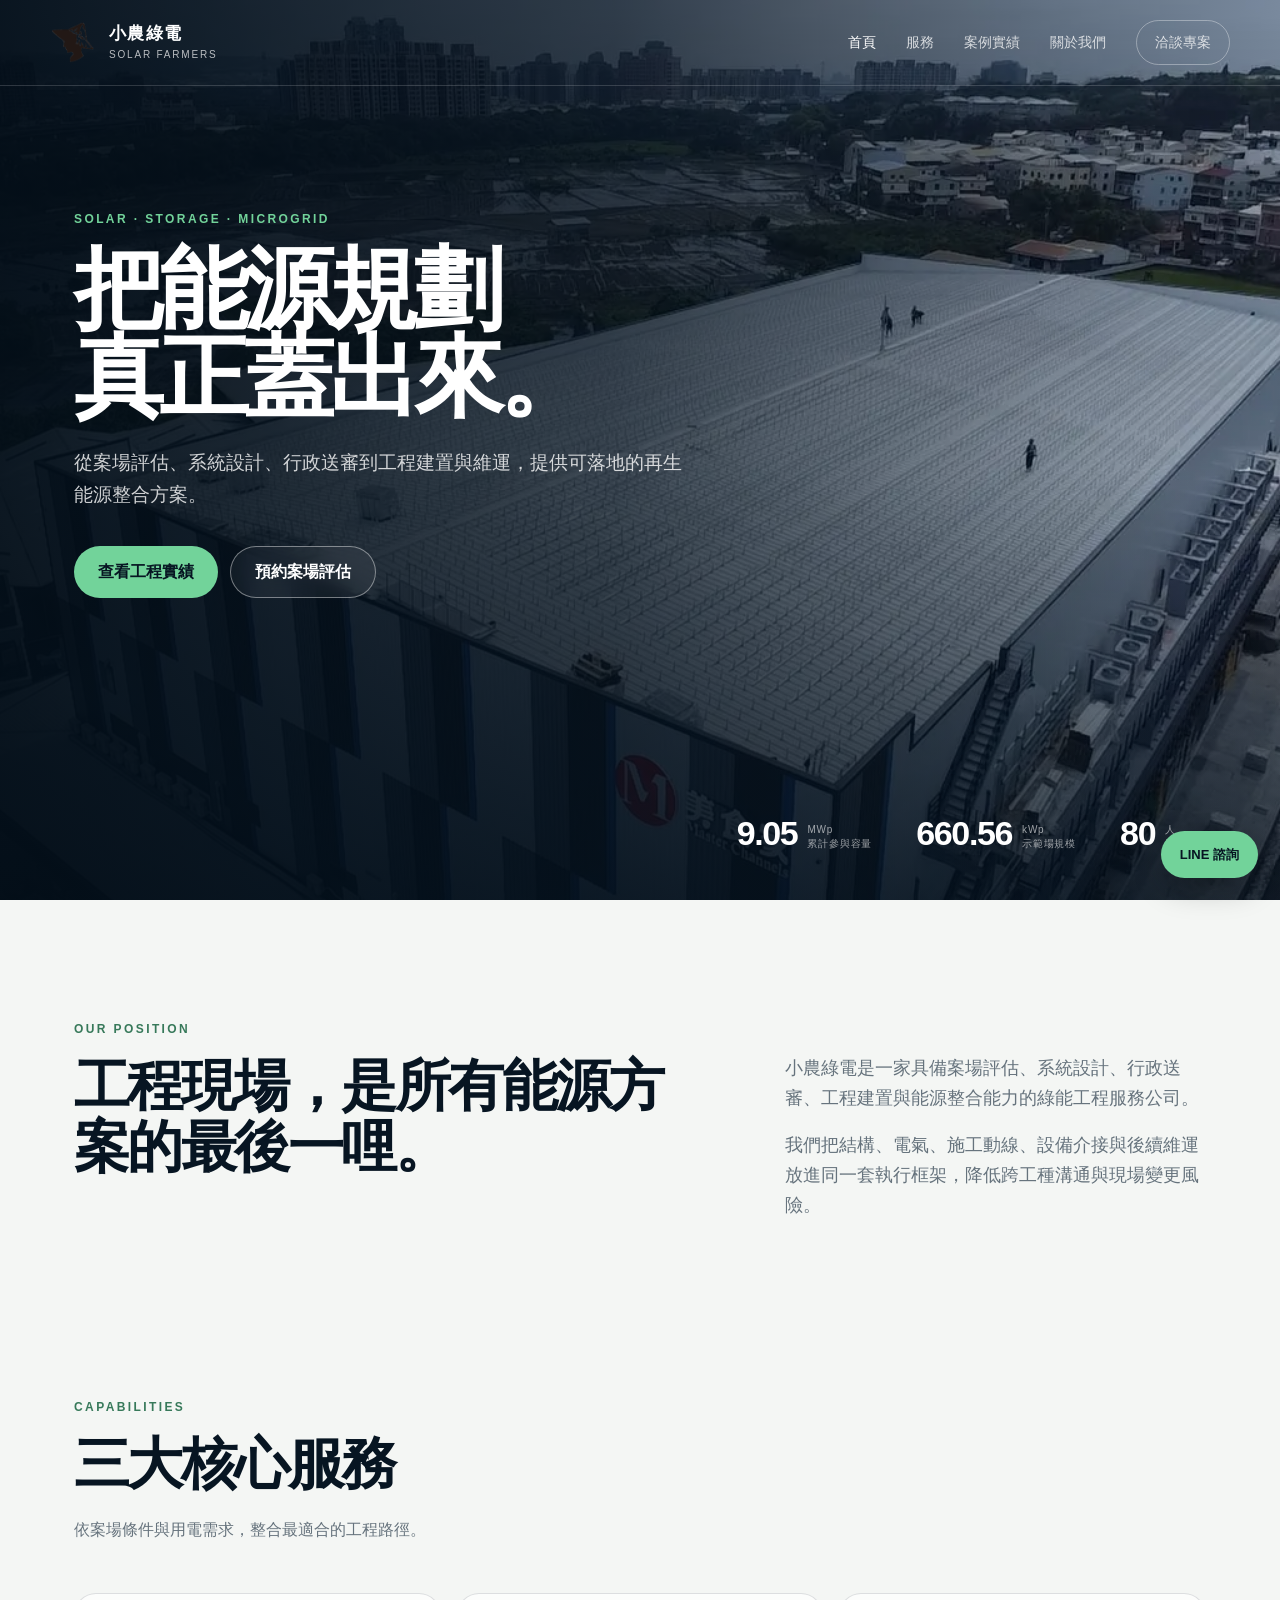
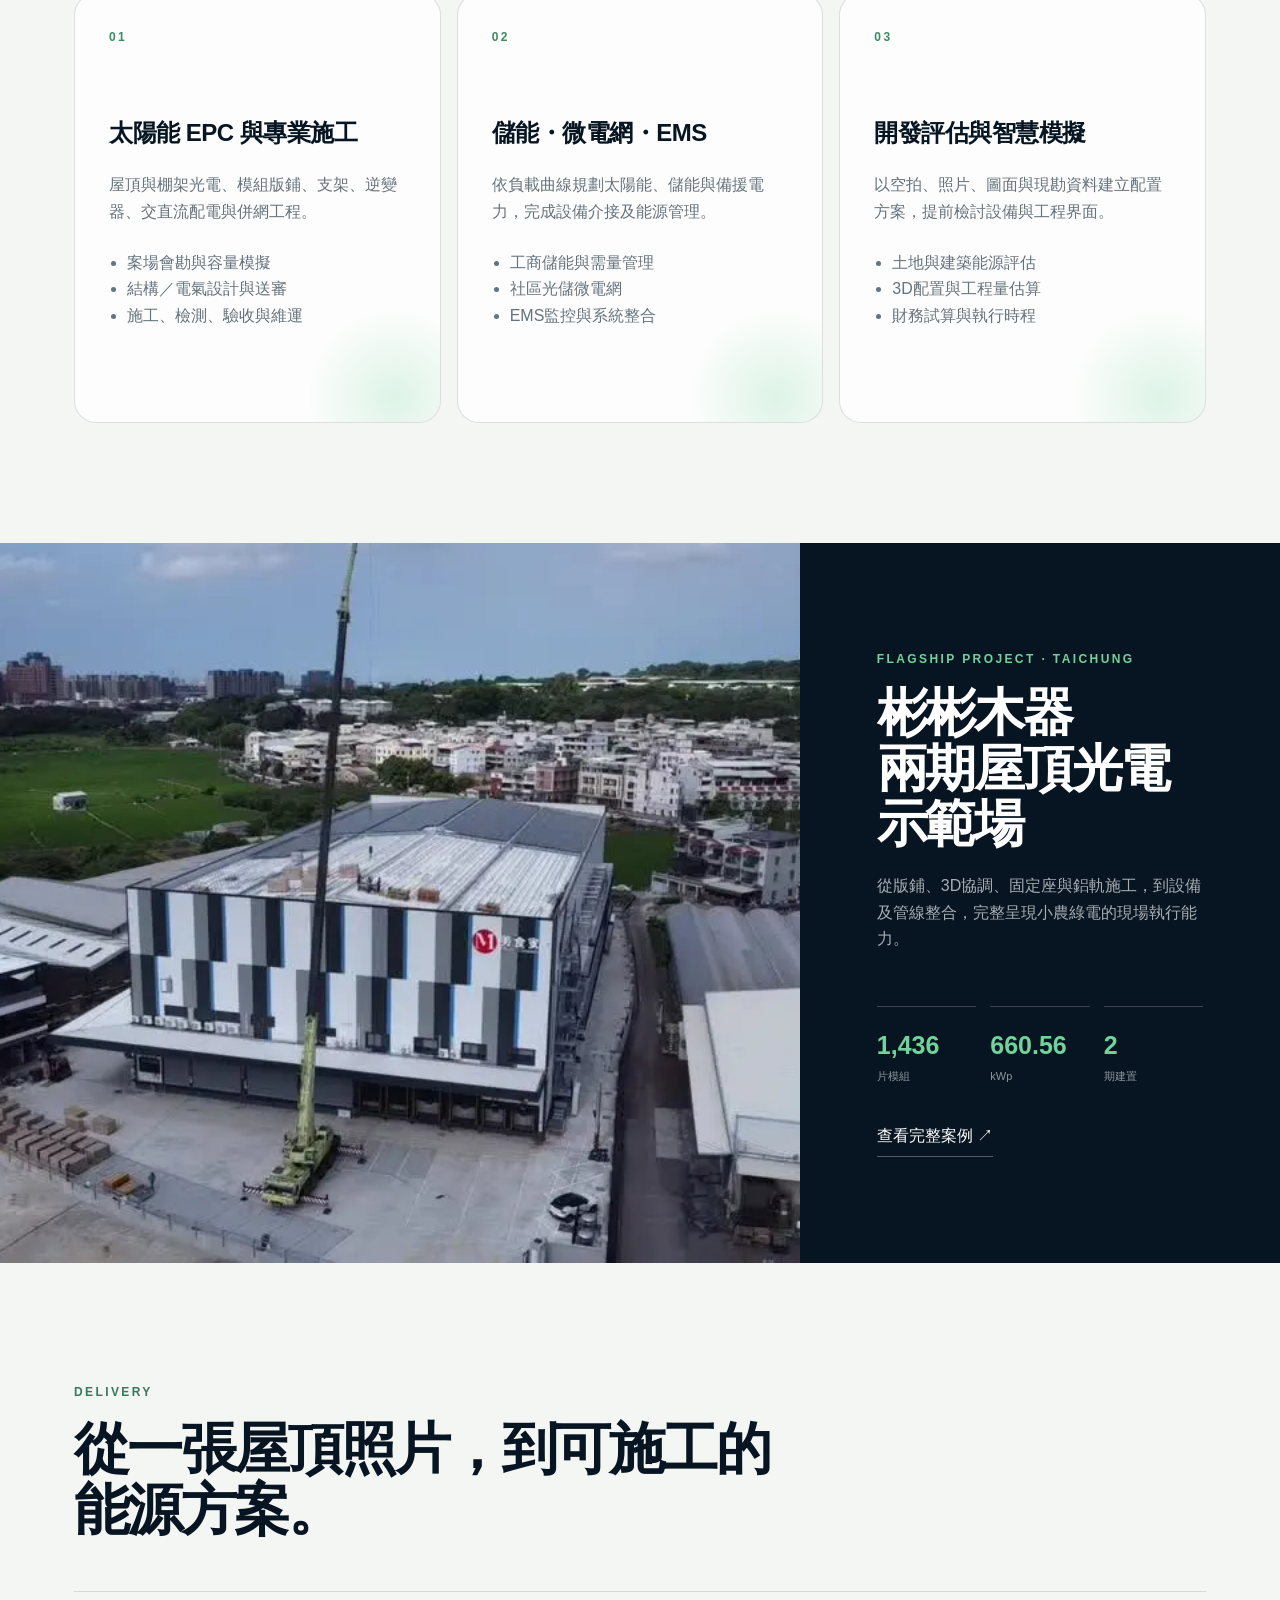
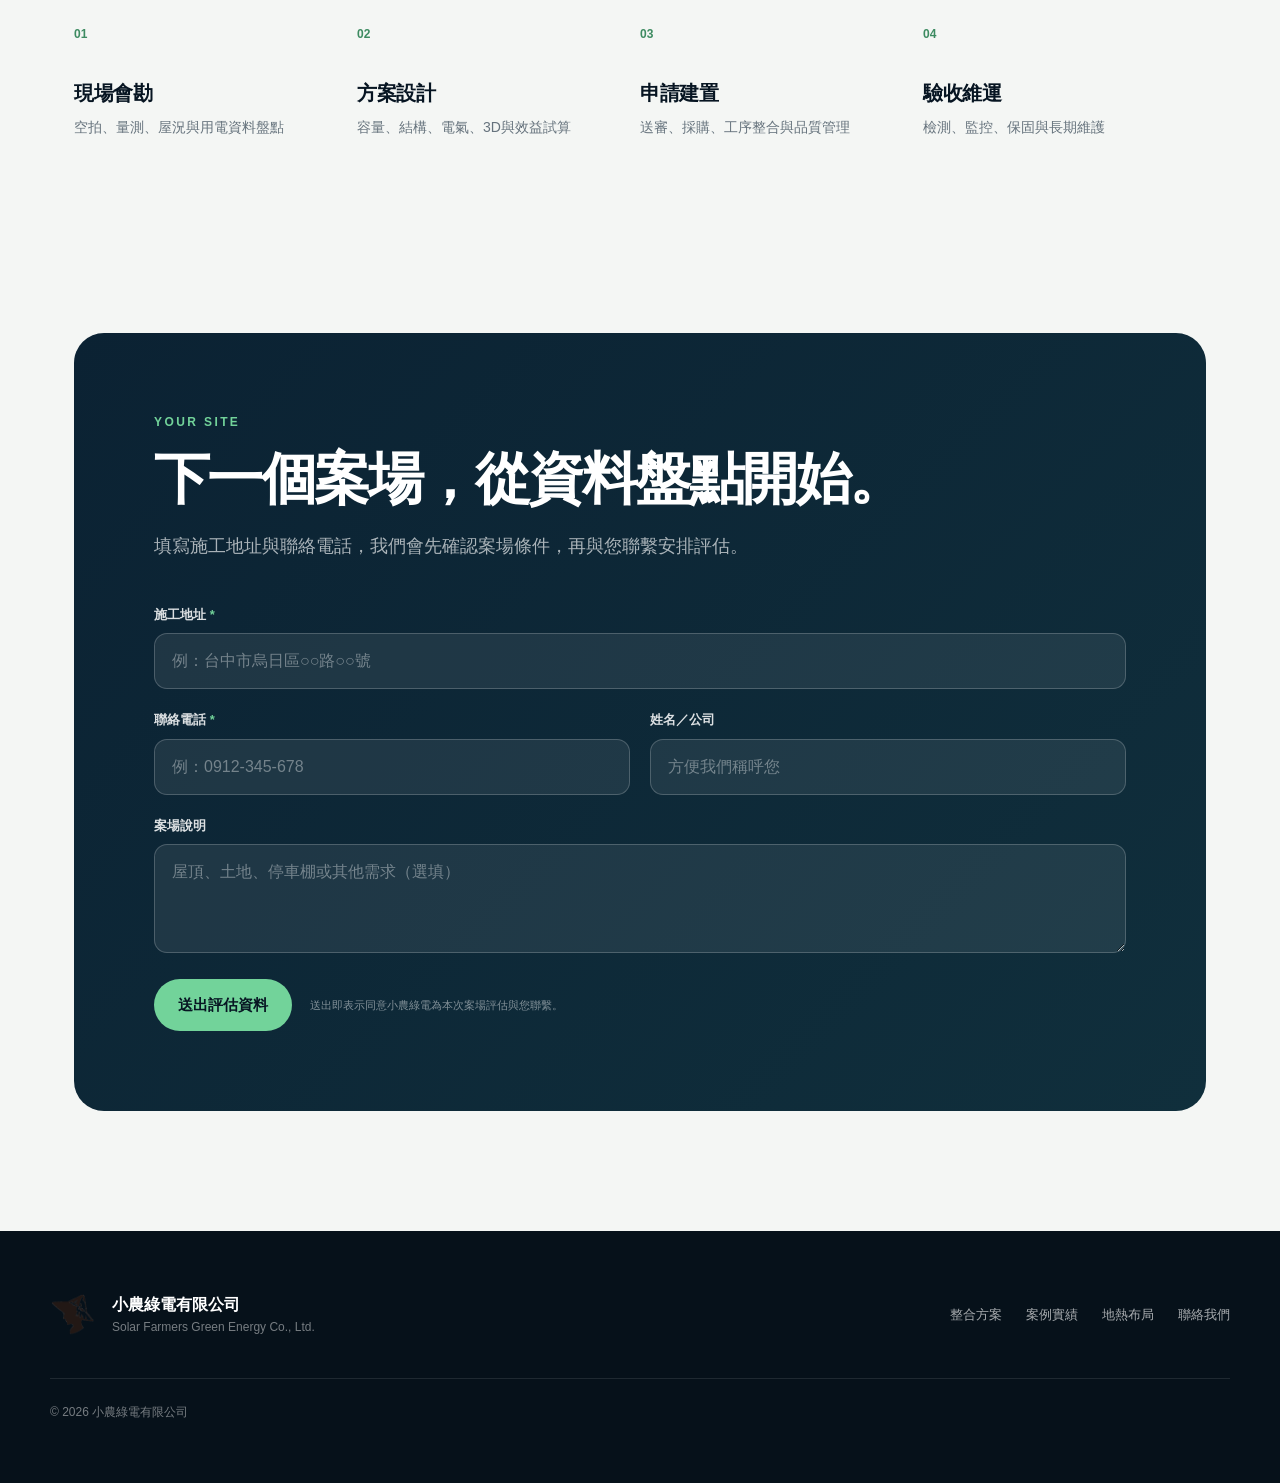
<file: index.html>
<!doctype html>
<html lang="zh-Hant">
<head>
  <meta charset="utf-8">
  <meta name="viewport" content="width=device-width, initial-scale=1">
  <meta name="description" content="小農綠電提供太陽能EPC、儲能微電網、EMS整合與能源開發評估，從現場會勘、設計送審到施工維運一次完成。">
  <meta name="theme-color" content="#071522">
  <title>小農綠電｜太陽能・儲能・微電網整合</title>
  <link rel="preload" as="image" href="assets/projects/binbin-aerial.webp">
  <link rel="stylesheet" href="style.css">
  <script defer src="site.js"></script>
</head>
<body>
  <header class="site-header">
    <a class="brand" href="index.html" aria-label="小農綠電首頁">
      <img src="assets/img/logo.png" alt="小農綠電">
      <span><b>小農綠電</b><small>Solar Farmers</small></span>
    </a>
    <button class="nav-toggle" aria-expanded="false" aria-controls="main-nav" aria-label="開啟選單"><span></span><span></span></button>
    <nav id="main-nav" class="main-nav" aria-label="主要導覽">
      <a class="active" href="index.html">首頁</a><a href="#services">服務</a><a href="projects.html">案例實績</a><a href="about.html">關於我們</a><a class="nav-cta" href="contact.html">洽談專案</a>
    </nav>
  </header>
  <main>
    <section class="hero hero-home">
      <div class="hero-media"><img src="assets/projects/binbin-aerial.webp" alt="彬彬木器屋頂太陽能案場空拍" fetchpriority="high"></div><div class="hero-shade"></div>
      <div class="hero-inner">
        <p class="eyebrow light">SOLAR · STORAGE · MICROGRID</p><h1>把能源規劃<br>真正蓋出來。</h1>
        <p class="hero-copy">從案場評估、系統設計、行政送審到工程建置與維運，提供可落地的再生能源整合方案。</p>
        <div class="hero-actions"><a class="button primary" href="projects.html">查看工程實績</a><a class="button ghost" href="contact.html">預約案場評估</a></div>
      </div>
      <div class="hero-stats" aria-label="重要實績數字"><div><strong>9.05</strong><span>MWp<br>累計參與容量</span></div><div><strong>660.56</strong><span>kWp<br>示範場規模</span></div><div><strong>80</strong><span>人<br>單日最高動員</span></div></div>
    </section>
    <section class="section intro reveal"><div><p class="eyebrow">OUR POSITION</p><h2>工程現場，是所有能源方案的最後一哩。</h2></div><div class="intro-copy"><p>小農綠電是一家具備案場評估、系統設計、行政送審、工程建置與能源整合能力的綠能工程服務公司。</p><p>我們把結構、電氣、施工動線、設備介接與後續維運放進同一套執行框架，降低跨工種溝通與現場變更風險。</p></div></section>
    <section id="services" class="section services">
      <div class="section-heading reveal"><p class="eyebrow">CAPABILITIES</p><h2>三大核心服務</h2><p>依案場條件與用電需求，整合最適合的工程路徑。</p></div>
      <div class="service-grid">
        <article class="service-card reveal"><span class="service-no">01</span><h3>太陽能 EPC 與專業施工</h3><p>屋頂與棚架光電、模組版鋪、支架、逆變器、交直流配電與併網工程。</p><ul><li>案場會勘與容量模擬</li><li>結構／電氣設計與送審</li><li>施工、檢測、驗收與維運</li></ul></article>
        <article class="service-card reveal"><span class="service-no">02</span><h3>儲能・微電網・EMS</h3><p>依負載曲線規劃太陽能、儲能與備援電力，完成設備介接及能源管理。</p><ul><li>工商儲能與需量管理</li><li>社區光儲微電網</li><li>EMS監控與系統整合</li></ul></article>
        <article class="service-card reveal"><span class="service-no">03</span><h3>開發評估與智慧模擬</h3><p>以空拍、照片、圖面與現勘資料建立配置方案，提前檢討設備與工程界面。</p><ul><li>土地與建築能源評估</li><li>3D配置與工程量估算</li><li>財務試算與執行時程</li></ul></article>
      </div>
    </section>
    <section class="feature-case"><div class="feature-image reveal"><img src="assets/projects/binbin-progress.webp" alt="彬彬木器示範場施工進度空拍" loading="lazy"></div><div class="feature-copy reveal"><p class="eyebrow light">FLAGSHIP PROJECT · TAICHUNG</p><h2>彬彬木器<br>兩期屋頂光電示範場</h2><p>從版鋪、3D協調、固定座與鋁軌施工，到設備及管線整合，完整呈現小農綠電的現場執行能力。</p><div class="case-metrics"><div><strong>1,436</strong><span>片模組</span></div><div><strong>660.56</strong><span>kWp</span></div><div><strong>2</strong><span>期建置</span></div></div><a class="text-link" href="projects.html#binbin">查看完整案例 <span>↗</span></a></div></section>
    <section class="section process"><div class="section-heading reveal"><p class="eyebrow">DELIVERY</p><h2>從一張屋頂照片，到可施工的能源方案。</h2></div><ol class="process-grid"><li class="reveal"><b>01</b><h3>現場會勘</h3><p>空拍、量測、屋況與用電資料盤點</p></li><li class="reveal"><b>02</b><h3>方案設計</h3><p>容量、結構、電氣、3D與效益試算</p></li><li class="reveal"><b>03</b><h3>申請建置</h3><p>送審、採購、工序整合與品質管理</p></li><li class="reveal"><b>04</b><h3>驗收維運</h3><p>檢測、監控、保固與長期維護</p></li></ol></section>
    <section class="section cta reveal" id="site-assessment">
      <div class="cta-copy"><p class="eyebrow light">YOUR SITE</p><h2>下一個案場，從資料盤點開始。</h2><p>填寫施工地址與聯絡電話，我們會先確認案場條件，再與您聯繫安排評估。</p></div>
      <form class="site-form" action="https://formsubmit.co/snake19820220@gmail.com" method="POST">
        <input type="hidden" name="_subject" value="小農綠電官網｜新案場評估需求">
        <input type="hidden" name="_template" value="table">
        <input type="hidden" name="_captcha" value="false">
        <input type="hidden" name="_next" value="https://herbert0220.github.io/solarfarmers.com/thanks.html">
        <div class="form-field form-field-wide"><label for="site-address">施工地址 <span>*</span></label><input id="site-address" name="施工地址" type="text" autocomplete="street-address" placeholder="例：台中市烏日區○○路○○號" required></div>
        <div class="form-field"><label for="contact-phone">聯絡電話 <span>*</span></label><input id="contact-phone" name="聯絡電話" type="tel" inputmode="tel" autocomplete="tel" placeholder="例：0912-345-678" required></div>
        <div class="form-field"><label for="contact-name">姓名／公司</label><input id="contact-name" name="姓名或公司" type="text" autocomplete="name" placeholder="方便我們稱呼您"></div>
        <div class="form-field form-field-wide"><label for="site-note">案場說明</label><textarea id="site-note" name="案場說明" rows="3" placeholder="屋頂、土地、停車棚或其他需求（選填）"></textarea></div>
        <div class="form-submit form-field-wide"><button class="button primary" type="submit">送出評估資料</button><small>送出即表示同意小農綠電為本次案場評估與您聯繫。</small></div>
      </form>
    </section>
  </main>
  <footer class="site-footer"><div class="footer-brand"><img src="assets/img/logo.png" alt=""><div><b>小農綠電有限公司</b><span>Solar Farmers Green Energy Co., Ltd.</span></div></div><div class="footer-links"><a href="solutions.html">整合方案</a><a href="projects.html">案例實績</a><a href="geothermal.html">地熱布局</a><a href="contact.html">聯絡我們</a></div><p>© 2026 小農綠電有限公司</p></footer><a class="floating-contact" href="https://lin.ee/uNjqsw8" target="_blank" rel="noopener">LINE 諮詢</a>
</body></html>
</file>
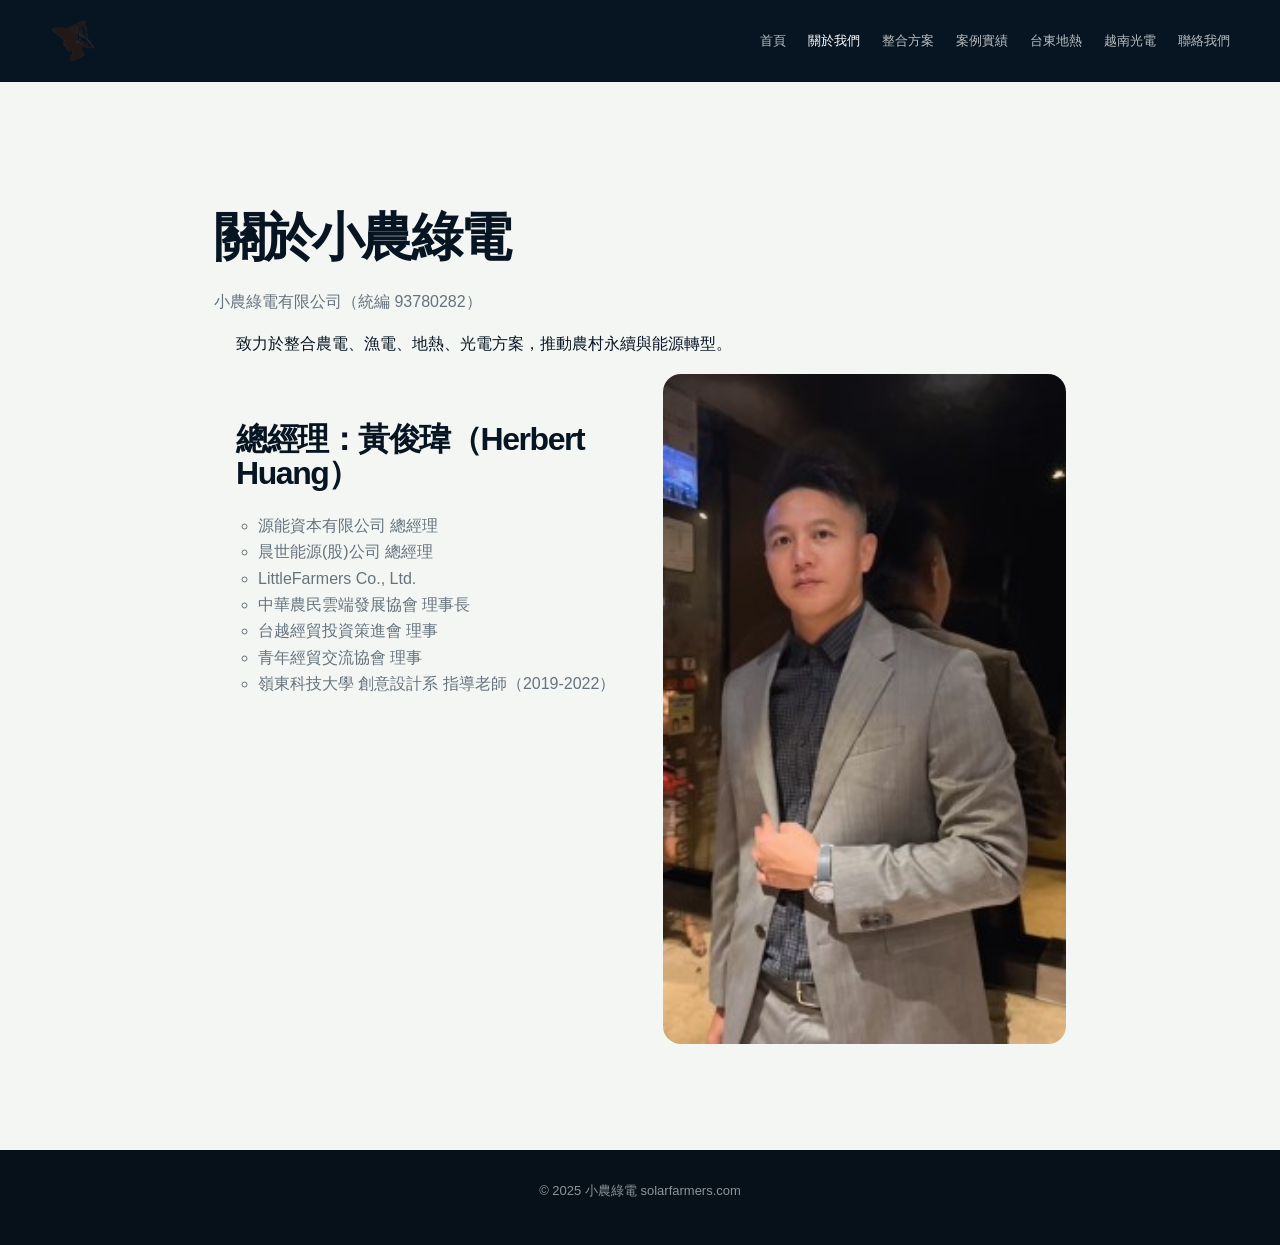
<file: about.html>
<!DOCTYPE html>
<html lang="zh-Hant">
<head>
<meta charset="UTF-8">
<meta name="viewport" content="width=device-width, initial-scale=1.0">
<title>小農綠電 - 關於我們</title>
<link rel="stylesheet" href="style.css">
</head>
<body>

<header class="navbar">
  <div class="logo"><img src="assets/img/logo.png" alt="小農綠電"></div>
  <nav>
    <a href="index.html">首頁</a>
    <a href="about.html" class="active">關於我們</a>
    <a href="solutions.html">整合方案</a>
    <a href="projects.html">案例實績</a>
    <a href="geothermal.html">台東地熱</a>
    <a href="vietnam.html">越南光電</a>
    <a href="contact.html">聯絡我們</a>
  </nav>
</header>

<section class="content">
<h1>關於小農綠電</h1>
<p>小農綠電有限公司（統編 93780282）
      <ul>致力於整合農電、漁電、地熱、光電方案，推動農村永續與能源轉型。</p>

<div class="about-flex">
  <div class="about-text">
    <h2>總經理：黃俊瑋（Herbert Huang）</h2>
    <ul>
      <li>源能資本有限公司 總經理</li>
      <li>晨世能源(股)公司 總經理</li>
      <li>LittleFarmers Co., Ltd.</li>
      <li>中華農民雲端發展協會 理事長</li>
      <li>台越經貿投資策進會 理事</li>
      <li>青年經貿交流協會 理事</li>
      <li>嶺東科技大學 創意設計系 指導老師（2019-2022）</li>
    </ul>
  </div>

  <div class="about-img">
    <img src="assets/photos/about.jpg" alt="黃俊瑋">
  </div>
</div>
</section>

<footer>
<p>&copy; 2025 小農綠電 solarfarmers.com</p>
</footer>

</body>
</html>
</file>
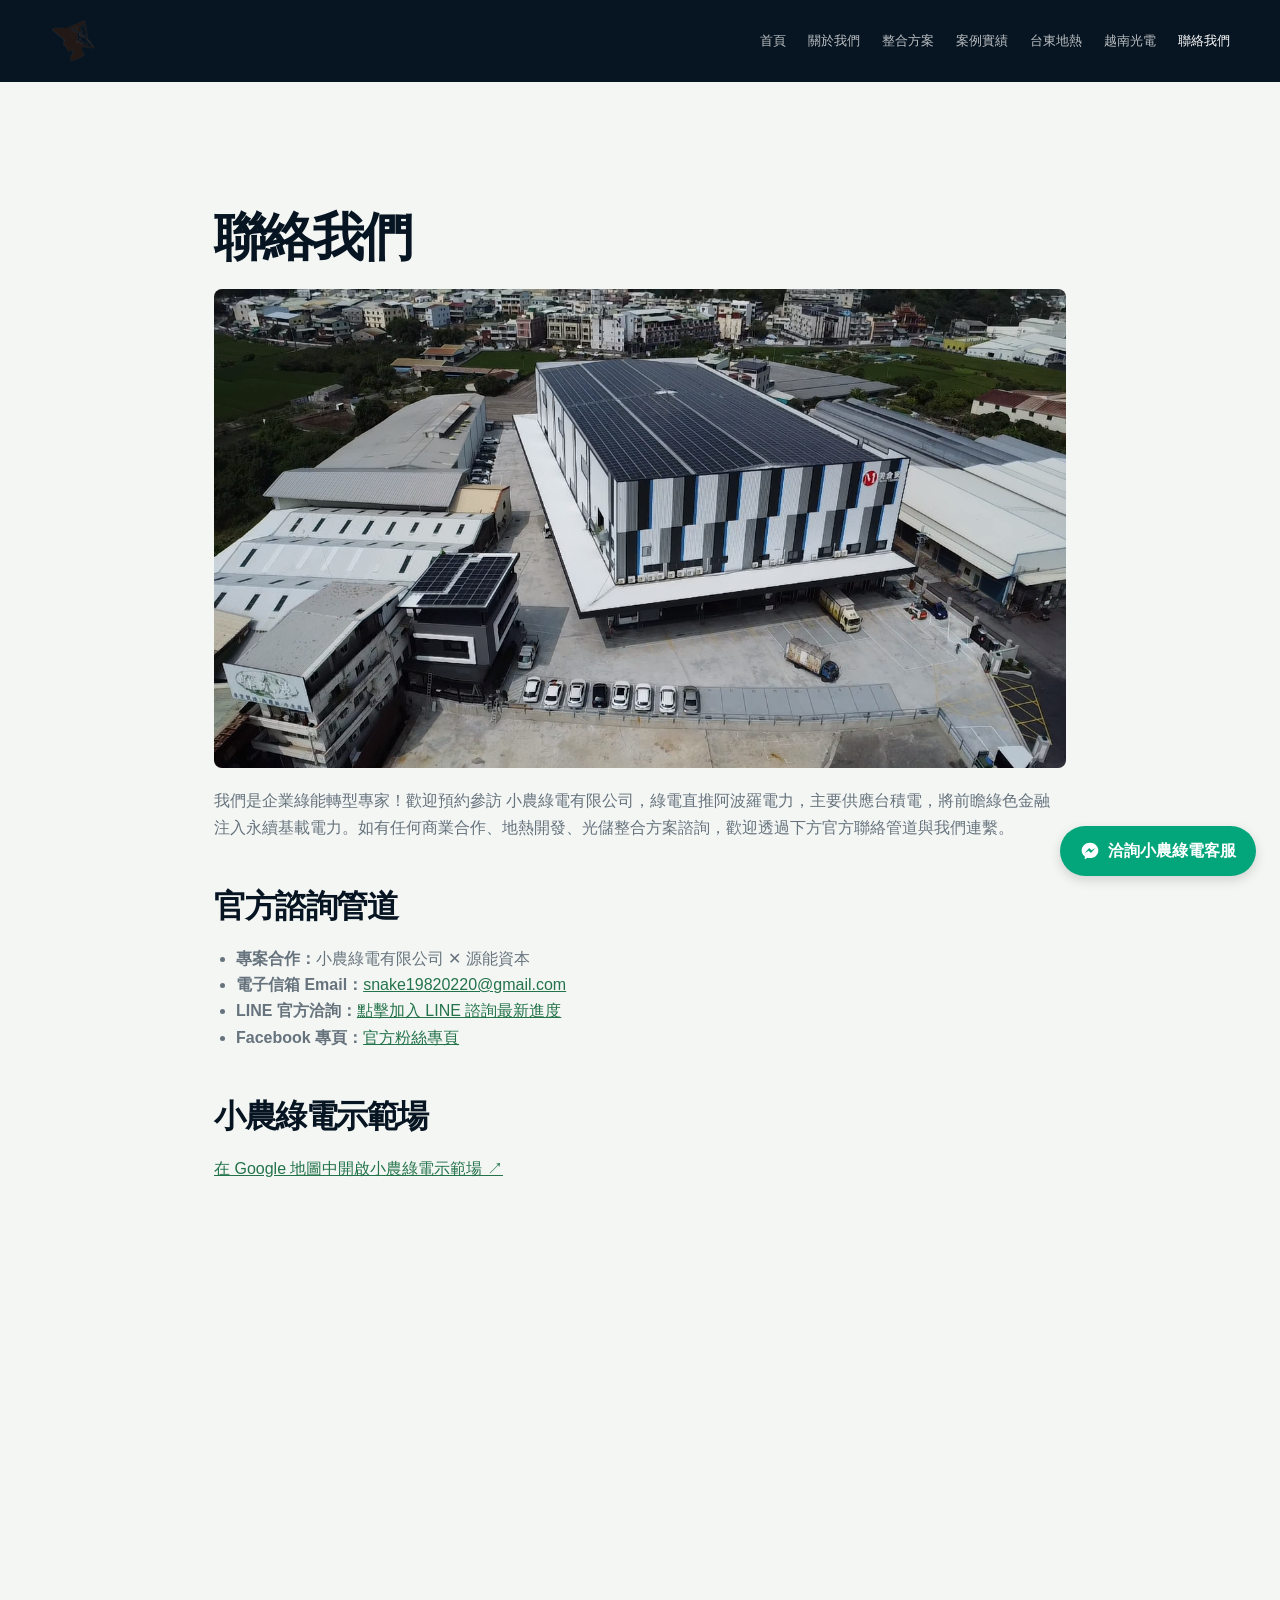
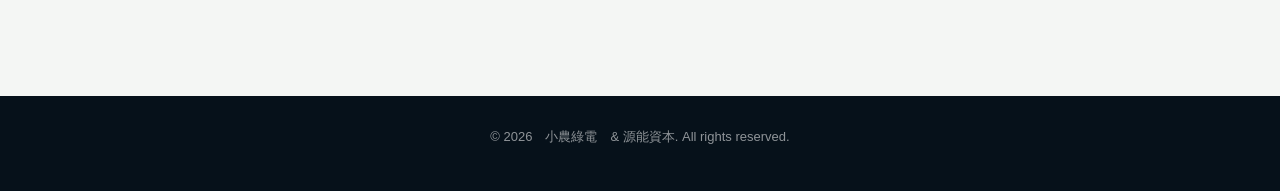
<file: contact.html>
<!DOCTYPE html>
<html lang="zh-Hant">
<head>
<meta charset="UTF-8">
<meta name="viewport" content="width=device-width, initial-scale=1.0">
<title>小農綠電 - 聯絡我們</title>
<link rel="stylesheet" href="style.css"> <!-- 連結同一個 style.css 確保樣式完美一致 -->
</head>
<body>

<header class="navbar">
  <!-- 保持原本的 LOGO 路徑與導覽列 -->
  <div class="logo"><img src="assets/img/logo.png" alt="晨世能源 ✕ 源能資本"></div>
  <nav>
    <a href="index.html">首頁</a>
    <a href="about.html">關於我們</a>
    <a href="solutions.html">整合方案</a>
    <a href="projects.html">案例實績</a>
    <a href="geothermal.html">台東地熱</a>
    <a href="vietnam.html">越南光電</a>
    <a href="contact.html" class="active">聯絡我們</a> <!-- 當前頁面高亮 -->
  </nav>
</header>

<section class="content">
<h1>聯絡我們</h1>

<!-- 📸 大圖位置：與台東地熱完全一模一樣，精準帶入您的台中示範廠照片 -->
<img src="photo-demo-factory.jpg" alt="小農綠電台中示範廠完成照片" style="max-width:100%; border-radius:8px; margin-bottom:20px;">

<!-- 📝 第一段文字內容位置 -->
<p>我們是企業綠能轉型專家！歡迎預約參訪 小農綠電有限公司，綠電直推阿波羅電力，主要供應台積電，將前瞻綠色金融注入永續基載電力。如有任何商業合作、地熱開發、光儲整合方案諮詢，歡迎透過下方官方聯絡管道與我們連繫。</p>

<!-- 📊 二級標題與列表位置（與地熱開發亮點完全對齊） -->
<h2>官方諮詢管道</h2>
<ul>
  <li><strong>專案合作：</strong>小農綠電有限公司 ✕ 源能資本</li>
  <li><strong>電子信箱 Email：</strong><a href="mailto:snake19820220@gmail.com">snake19820220@gmail.com</a></li>
  <li><strong>LINE 官方洽詢：</strong><a href="https://lin.ee/uNjqsw8" target="_blank">點擊加入 LINE 諮詢最新進度</a></li>
  <li><strong>Facebook 專頁：</strong><a href="https://www.facebook.com/profile.php?id=61578159384034" target="_blank">官方粉絲專頁</a></li>
</ul>

<!-- 🗺️ 小農綠電示範場位置 -->
<h2>小農綠電示範場</h2>
<p><a href="https://maps.app.goo.gl/PDS1uLL29bjAjo9E6" target="_blank" rel="noopener">在 Google 地圖中開啟小農綠電示範場 ↗</a></p>
<div class="video-container">
  <iframe 
    src="https://www.google.com/maps/embed?pb=!1m18!1m12!1m3!1d719.5486241205047!2d120.60781327056071!3d24.115432472015907!2m3!1f0!2f0!3f0!3m2!1i1024!2i768!4f13.1!3m3!1m2!1s0x34693e974de74ced%3A0xcd42973a432cacd6!2z5b2s5b2s5pyo5Zmo6IKh5Lu95pyJ6ZmQ5YWs5Y-4!5e1!3m2!1szh-TW!2stw!4v1781978159189!5m2!1szh-TW!2stw" 
    title="小農綠電示範場地圖"
    width="100%" 
    height="400" 
    style="border:0;" 
    allowfullscreen="" 
    loading="lazy" 
    referrerpolicy="no-referrer-when-downgrade">
  </iframe>
</div>

</section>

<footer>
<p>&copy; 2026　小農綠電　& 源能資本. All rights reserved.</p>
</footer>

<!-- Facebook Messenger 懸浮按鈕 -->
<div class="messenger-contact-container">
  <!-- 💡 已修正：正確帶入您的專屬粉專 ID 連結 -->
  <a href="https://m.me/61578159384034" target="_blank" rel="noopener" class="fb-messenger-button">
    <!-- 💡 已修正：補齊 xmlns 標準圖標網址屬性 -->
    <svg width="20" height="20" viewBox="0 0 24 24" fill="#ffffff" xmlns="http://w3.org" style="vertical-align: middle; margin-right: 8px;">
      <path d="M12 2C6.48 2 2 6.14 2 11.25c0 2.91 1.45 5.51 3.73 7.15V22l3.41-1.87c.91.25 1.87.39 2.86.39 5.52 0 10-4.14 10-9.27S17.52 2 12 2zm1.09 12.33l-2.55-2.73-4.98 2.73 5.48-5.83 2.61 2.73 4.92-2.73-5.48 5.83z"/>
    </svg>
    洽詢小農綠電客服
  </a>
</div>

<style>
/* 控制按鈕固定懸浮在網頁右下角 */
.messenger-contact-container {
  position: fixed;
  bottom: 24px;
  right: 24px;
  z-index: 9999;
}
.fb-messenger-button {
  display: inline-flex;
  align-items: center;
  background-color: #03A67B; /* 您的粉專主題綠色 */
  color: white !important;
  text-decoration: none !important;
  padding: 12px 20px;
  border-radius: 50px;
  font-weight: bold;
  box-shadow: 0 4px 12px rgba(0,0,0,0.15);
  transition: transform 0.2s, background-color 0.2s;
  font-family: system-ui, -apple-system, sans-serif;
}
.fb-messenger-button:hover {
  background-color: #028562;
  transform: translateY(-2px);
}
</style>

</body>
</html>
</file>
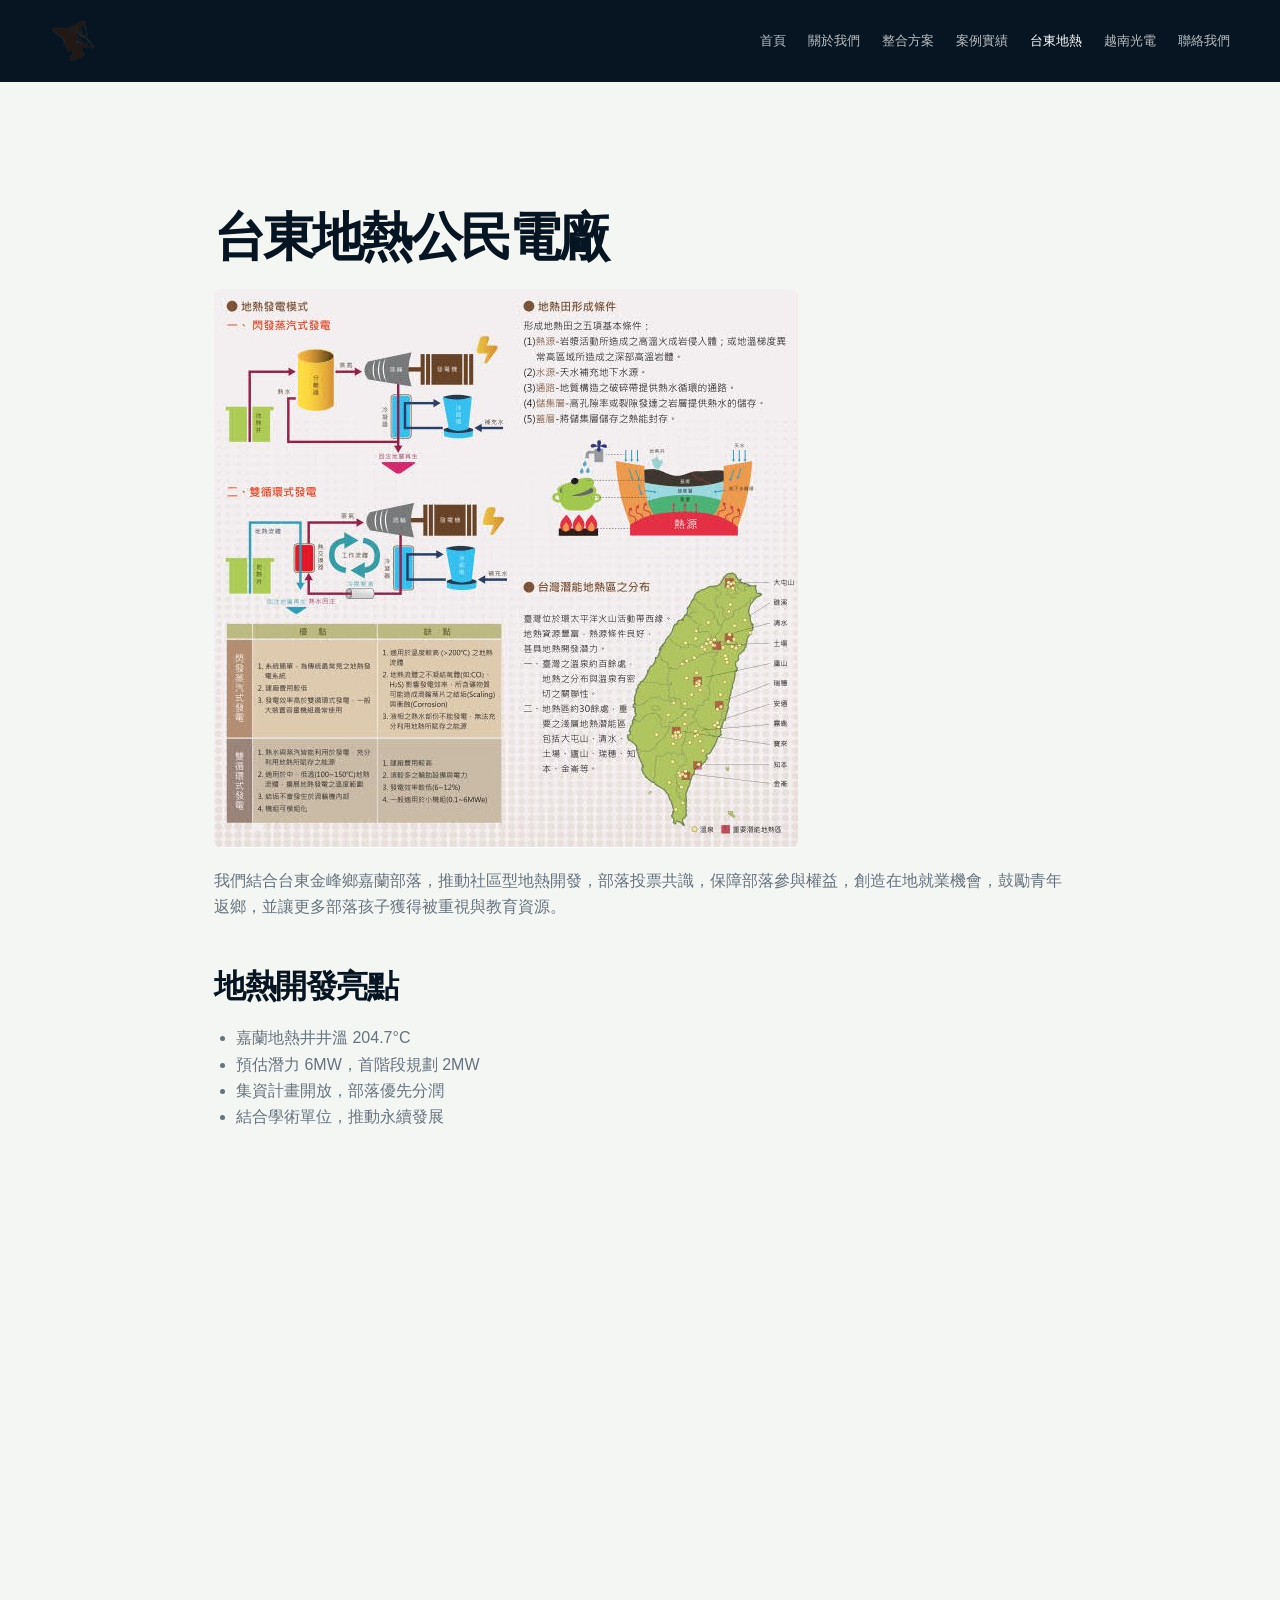
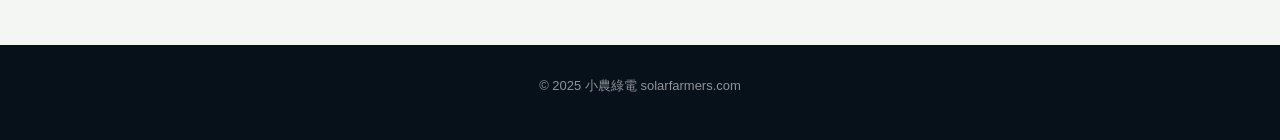
<file: geothermal.html>
<!DOCTYPE html>
<html lang="zh-Hant">
<head>
<meta charset="UTF-8">
<meta name="viewport" content="width=device-width, initial-scale=1.0">
<title>小農綠電 - 台東地熱公民電廠</title>
<link rel="stylesheet" href="style.css">
</head>
<body>

<header class="navbar">
  <div class="logo"><img src="assets/img/logo.png" alt="小農綠電"></div>
  <nav>
    <a href="index.html">首頁</a>
    <a href="about.html">關於我們</a>
    <a href="solutions.html">整合方案</a>
    <a href="projects.html">案例實績</a>
    <a href="geothermal.html" class="active">台東地熱</a>
    <a href="vietnam.html">越南光電</a>
    <a href="contact.html">聯絡我們</a>
  </nav>
</header>

<section class="content">
<h1>台東地熱公民電廠</h1>

<img src="assets/photos/geothermal.jpg" alt="台東地熱案場" style="max-width:100%; border-radius:8px; margin-bottom:20px;">

<p>我們結合台東金峰鄉嘉蘭部落，推動社區型地熱開發，部落投票共識，保障部落參與權益，創造在地就業機會，鼓勵青年返鄉，並讓更多部落孩子獲得被重視與教育資源。</p>

<h2>地熱開發亮點</h2>
<ul>
  <li>嘉蘭地熱井井溫 204.7°C</li>
  <li>預估潛力 6MW，首階段規劃 2MW</li>
  <li>集資計畫開放，部落優先分潤</li>
  <li>結合學術單位，推動永續發展</li>
</ul>

<!-- YouTube 影片嵌入區 -->
  
  <div class="video-container">
  <iframe width="100%" height="400" src="https://www.youtube.com/embed/qoSD2h92D1w" 
  title="台東地熱介紹" frameborder="0" allowfullscreen></iframe>
</div>



</section>

<footer>
<p>&copy; 2025 小農綠電 solarfarmers.com</p>
</footer>
</body>
</html>
</file>
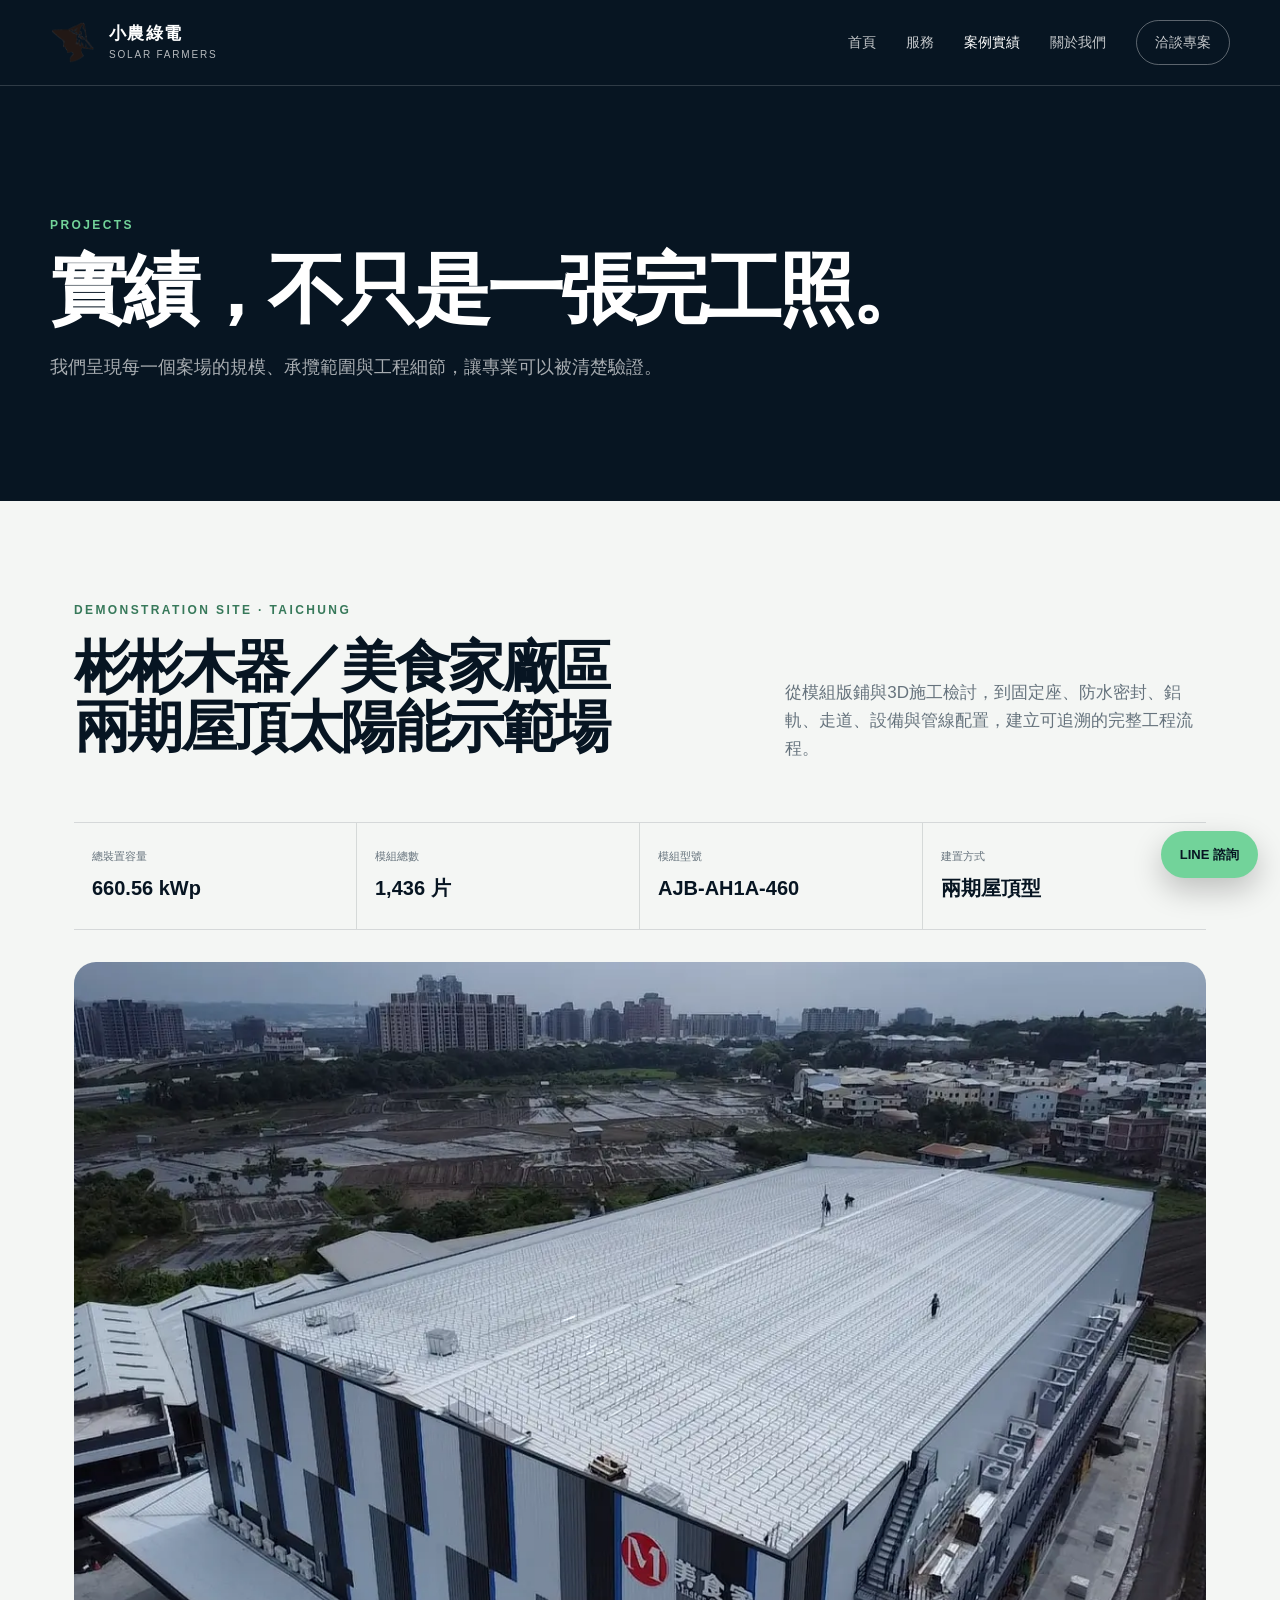
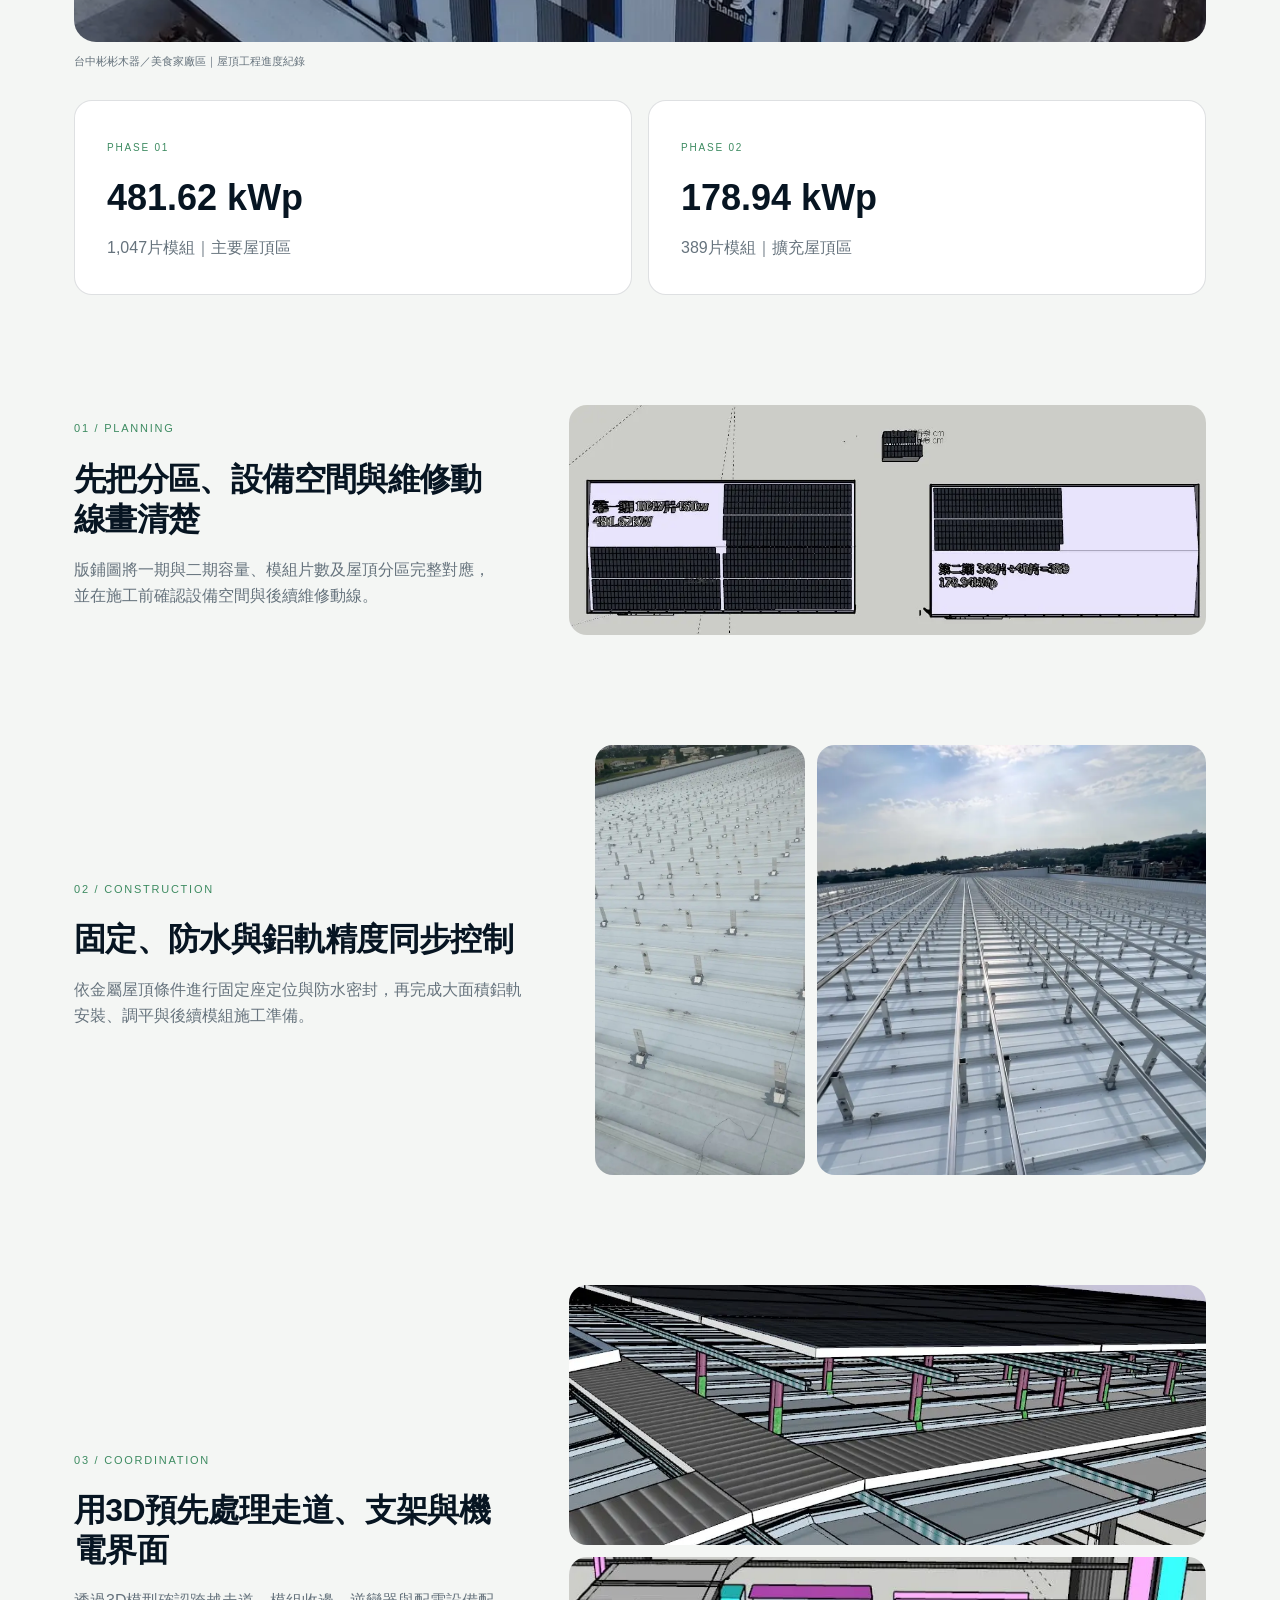
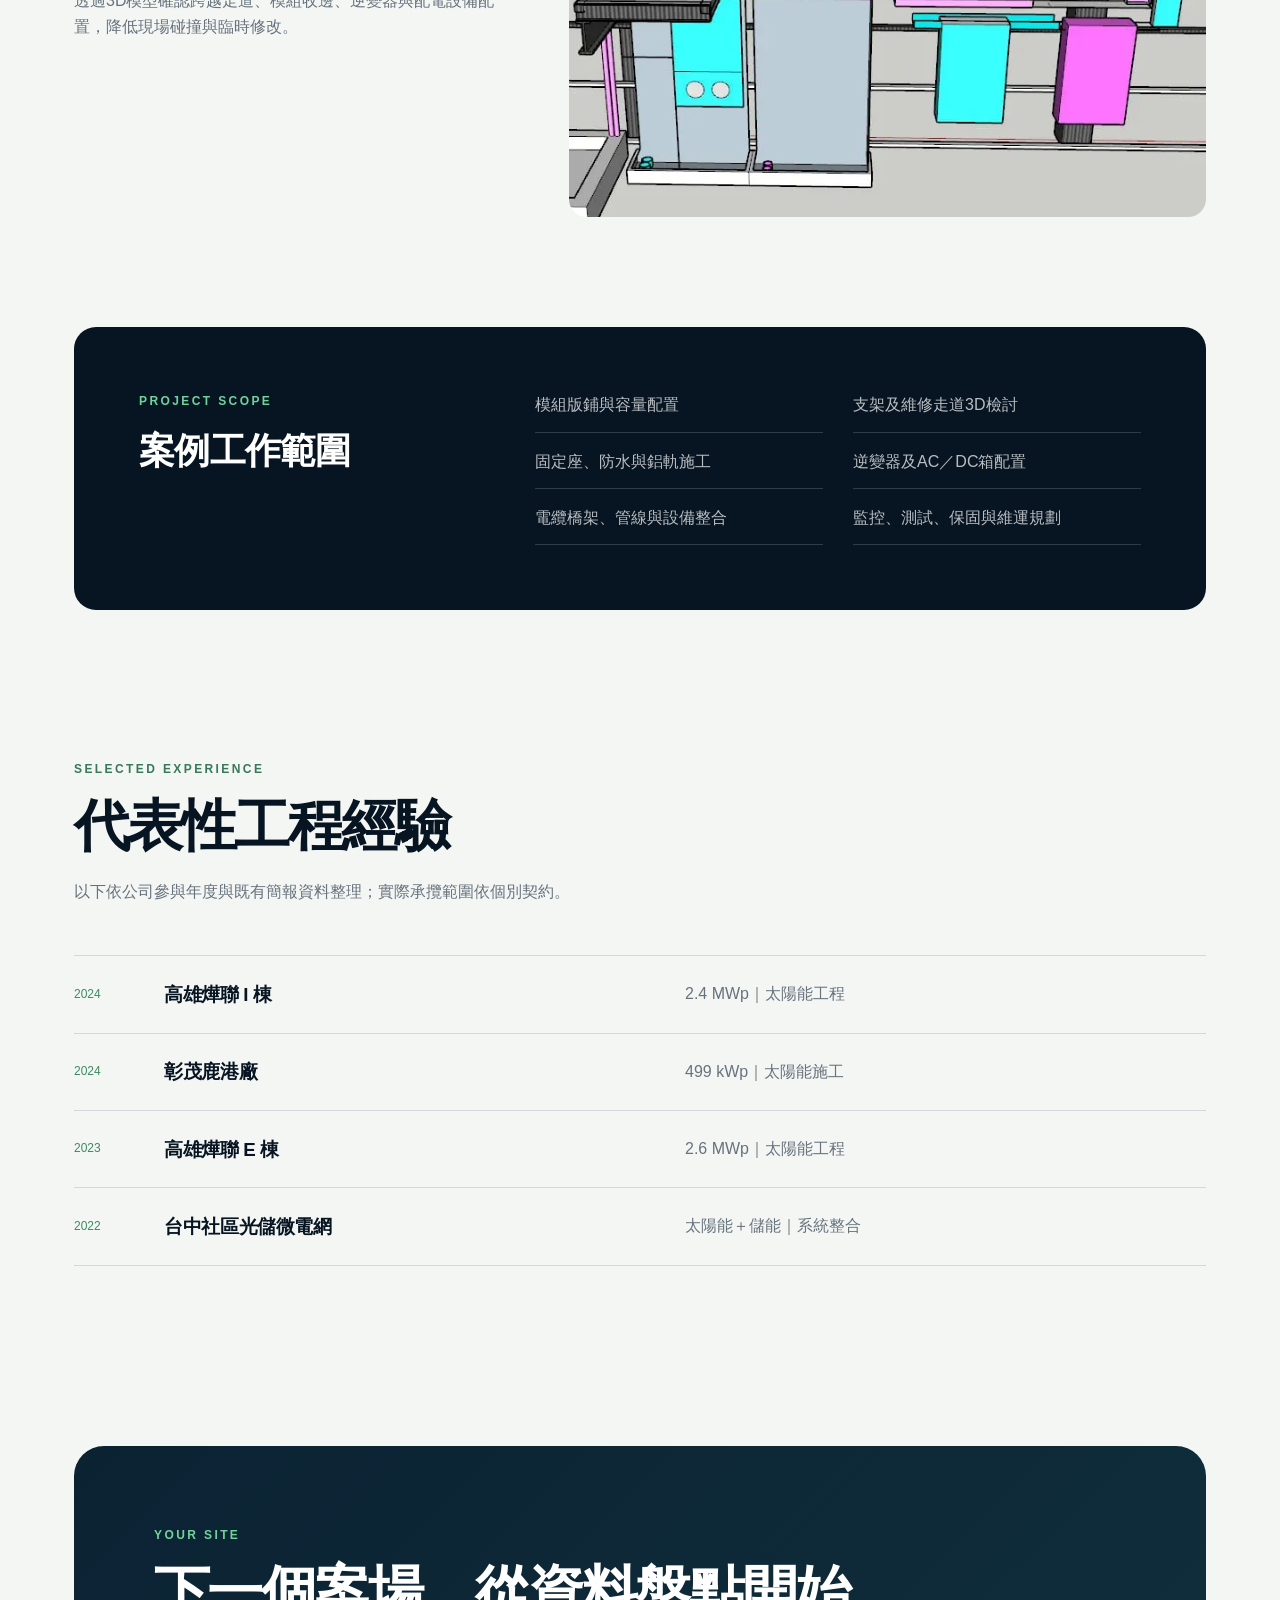
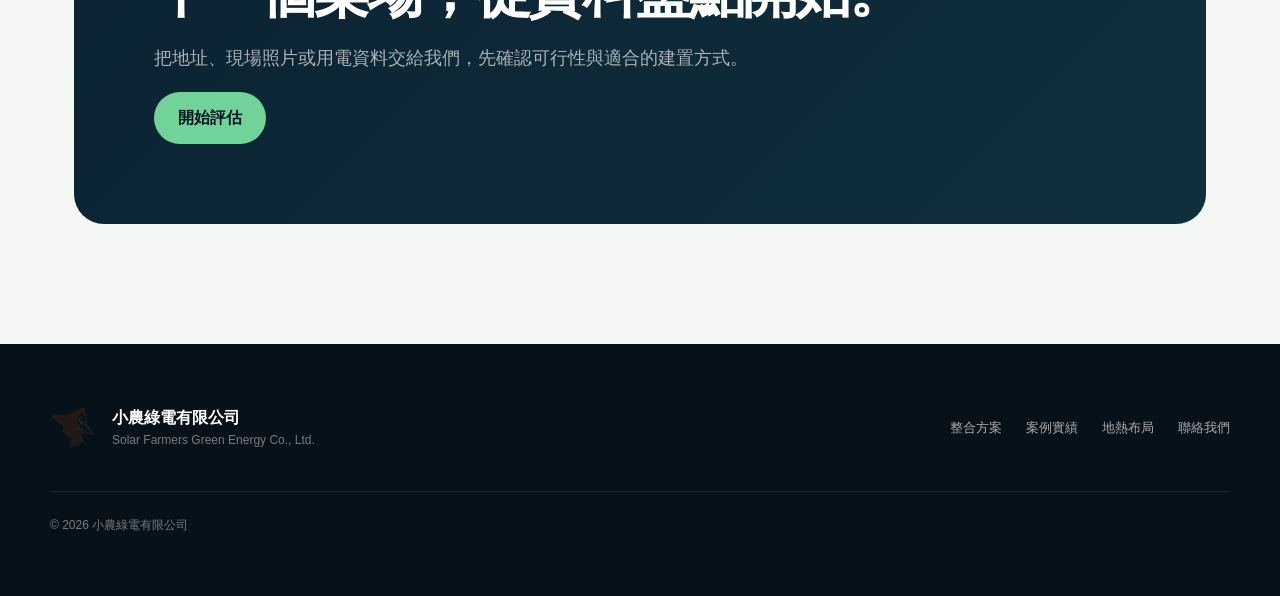
<file: projects.html>
<!doctype html>
<html lang="zh-Hant"><head><meta charset="utf-8"><meta name="viewport" content="width=device-width, initial-scale=1"><meta name="description" content="小農綠電太陽能、儲能與微電網工程案例。"><title>案例實績｜小農綠電</title><link rel="stylesheet" href="style.css"><script defer src="site.js"></script></head>
<body><header class="site-header dark"><a class="brand" href="index.html"><img src="assets/img/logo.png" alt="小農綠電"><span><b>小農綠電</b><small>Solar Farmers</small></span></a><button class="nav-toggle" aria-expanded="false" aria-controls="main-nav" aria-label="開啟選單"><span></span><span></span></button><nav id="main-nav" class="main-nav"><a href="index.html">首頁</a><a href="index.html#services">服務</a><a class="active" href="projects.html">案例實績</a><a href="about.html">關於我們</a><a class="nav-cta" href="contact.html">洽談專案</a></nav></header>
<main><section class="page-hero"><p class="eyebrow light">PROJECTS</p><h1>實績，不只是一張完工照。</h1><p>我們呈現每一個案場的規模、承攬範圍與工程細節，讓專業可以被清楚驗證。</p></section>
<section id="binbin" class="section project-detail"><div class="project-heading reveal"><div><p class="eyebrow">DEMONSTRATION SITE · TAICHUNG</p><h2>彬彬木器／美食家廠區<br>兩期屋頂太陽能示範場</h2></div><p>從模組版鋪與3D施工檢討，到固定座、防水密封、鋁軌、走道、設備與管線配置，建立可追溯的完整工程流程。</p></div>
<div class="project-facts reveal"><div><span>總裝置容量</span><strong>660.56 kWp</strong></div><div><span>模組總數</span><strong>1,436 片</strong></div><div><span>模組型號</span><strong>AJB-AH1A-460</strong></div><div><span>建置方式</span><strong>兩期屋頂型</strong></div></div>
<figure class="project-cover reveal"><img src="assets/projects/binbin-aerial.webp" alt="彬彬木器示範場屋頂空拍" loading="eager"><figcaption>台中彬彬木器／美食家廠區｜屋頂工程進度紀錄</figcaption></figure>
<div class="phase-grid"><article class="phase-card reveal"><span>PHASE 01</span><strong>481.62 kWp</strong><p>1,047片模組｜主要屋頂區</p></article><article class="phase-card reveal"><span>PHASE 02</span><strong>178.94 kWp</strong><p>389片模組｜擴充屋頂區</p></article></div>
<div class="story-row reveal"><div class="story-copy"><span>01 / PLANNING</span><h3>先把分區、設備空間與維修動線畫清楚</h3><p>版鋪圖將一期與二期容量、模組片數及屋頂分區完整對應，並在施工前確認設備空間與後續維修動線。</p></div><figure><img src="assets/projects/binbin-layout.webp" alt="彬彬木器一期二期模組排佈圖" loading="lazy"></figure></div>
<div class="story-row reverse reveal"><div class="story-copy"><span>02 / CONSTRUCTION</span><h3>固定、防水與鋁軌精度同步控制</h3><p>依金屬屋頂條件進行固定座定位與防水密封，再完成大面積鋁軌安裝、調平與後續模組施工準備。</p></div><div class="photo-pair"><img src="assets/projects/binbin-waterproof.webp" alt="固定座與防水密封施工" loading="lazy"><img src="assets/projects/binbin-rails.webp" alt="屋頂鋁軌施工" loading="lazy"></div></div>
<div class="story-row reveal"><div class="story-copy"><span>03 / COORDINATION</span><h3>用3D預先處理走道、支架與機電界面</h3><p>透過3D模型確認跨越走道、模組收邊、逆變器與配電設備配置，降低現場碰撞與臨時修改。</p></div><div class="photo-pair landscape"><img src="assets/projects/binbin-3d.webp" alt="支架與走道3D模型" loading="lazy"><img src="assets/projects/binbin-equipment.webp" alt="設備與管線3D配置" loading="lazy"></div></div>
<div class="scope-block reveal"><div><p class="eyebrow light">PROJECT SCOPE</p><h3>案例工作範圍</h3></div><ul><li>模組版鋪與容量配置</li><li>支架及維修走道3D檢討</li><li>固定座、防水與鋁軌施工</li><li>逆變器及AC／DC箱配置</li><li>電纜橋架、管線與設備整合</li><li>監控、測試、保固與維運規劃</li></ul></div></section>
<section class="section other-projects"><div class="section-heading reveal"><p class="eyebrow">SELECTED EXPERIENCE</p><h2>代表性工程經驗</h2><p>以下依公司參與年度與既有簡報資料整理；實際承攬範圍依個別契約。</p></div><div class="project-list"><article class="reveal"><span>2024</span><h3>高雄燁聯 I 棟</h3><p>2.4 MWp｜太陽能工程</p></article><article class="reveal"><span>2024</span><h3>彰茂鹿港廠</h3><p>499 kWp｜太陽能施工</p></article><article class="reveal"><span>2023</span><h3>高雄燁聯 E 棟</h3><p>2.6 MWp｜太陽能工程</p></article><article class="reveal"><span>2022</span><h3>台中社區光儲微電網</h3><p>太陽能＋儲能｜系統整合</p></article></div></section>
<section class="section cta reveal"><p class="eyebrow light">YOUR SITE</p><h2>下一個案場，從資料盤點開始。</h2><p>把地址、現場照片或用電資料交給我們，先確認可行性與適合的建置方式。</p><a class="button primary" href="contact.html">開始評估</a></section></main>
<footer class="site-footer"><div class="footer-brand"><img src="assets/img/logo.png" alt=""><div><b>小農綠電有限公司</b><span>Solar Farmers Green Energy Co., Ltd.</span></div></div><div class="footer-links"><a href="solutions.html">整合方案</a><a href="projects.html">案例實績</a><a href="geothermal.html">地熱布局</a><a href="contact.html">聯絡我們</a></div><p>© 2026 小農綠電有限公司</p></footer><a class="floating-contact" href="https://lin.ee/uNjqsw8" target="_blank" rel="noopener">LINE 諮詢</a></body></html>
</file>
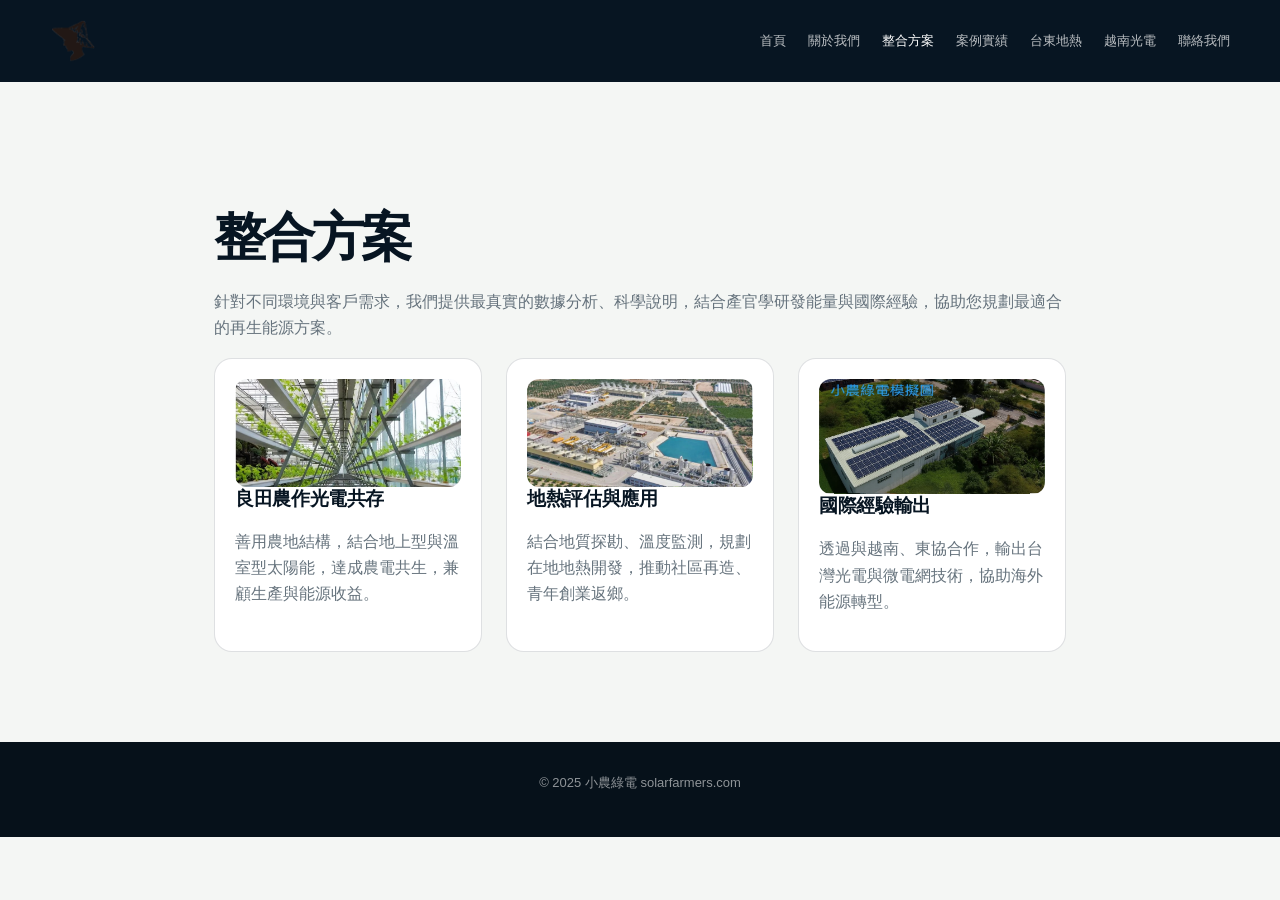
<file: solutions.html>
<!DOCTYPE html>
<html lang="zh-Hant">
<head>
<meta charset="UTF-8">
<meta name="viewport" content="width=device-width, initial-scale=1.0">
<title>小農綠電 - 整合方案</title>
<link rel="stylesheet" href="style.css">
</head>
<body>

<header class="navbar">
  <div class="logo"><img src="assets/img/logo.png" alt="小農綠電"></div>
  <nav>
    <a href="index.html">首頁</a>
    <a href="about.html">關於我們</a>
    <a href="solutions.html" class="active">整合方案</a>
    <a href="projects.html">案例實績</a>
    <a href="geothermal.html">台東地熱</a>
    <a href="vietnam.html">越南光電</a>
    <a href="contact.html">聯絡我們</a>
  </nav>
</header>

<section class="content">
<h1>整合方案</h1>
<p>針對不同環境與客戶需求，我們提供最真實的數據分析、科學說明，結合產官學研發能量與國際經驗，協助您規劃最適合的再生能源方案。</p>

<div class="solution-grid">
  <div class="solution-item">
    <img src="assets/photos/solution1.jpg" alt="農地整合">
    <h3>良田農作光電共存</h3>
    <p>善用農地結構，結合地上型與溫室型太陽能，達成農電共生，兼顧生產與能源收益。</p>
  </div>

  <div class="solution-item">
    <img src="assets/photos/solution2.jpg" alt="地熱應用">
    <h3>地熱評估與應用</h3>
    <p>結合地質探勘、溫度監測，規劃在地地熱開發，推動社區再造、青年創業返鄉。</p>
  </div>

  <div class="solution-item">
    <img src="assets/photos/solution3.jpg" alt="國際經驗輸出">
    <h3>國際經驗輸出</h3>
    <p>透過與越南、東協合作，輸出台灣光電與微電網技術，協助海外能源轉型。</p>
  </div>
</div>

</section>

<footer>
<p>&copy; 2025 小農綠電 solarfarmers.com</p>
</footer>

</body>
</html>
</file>
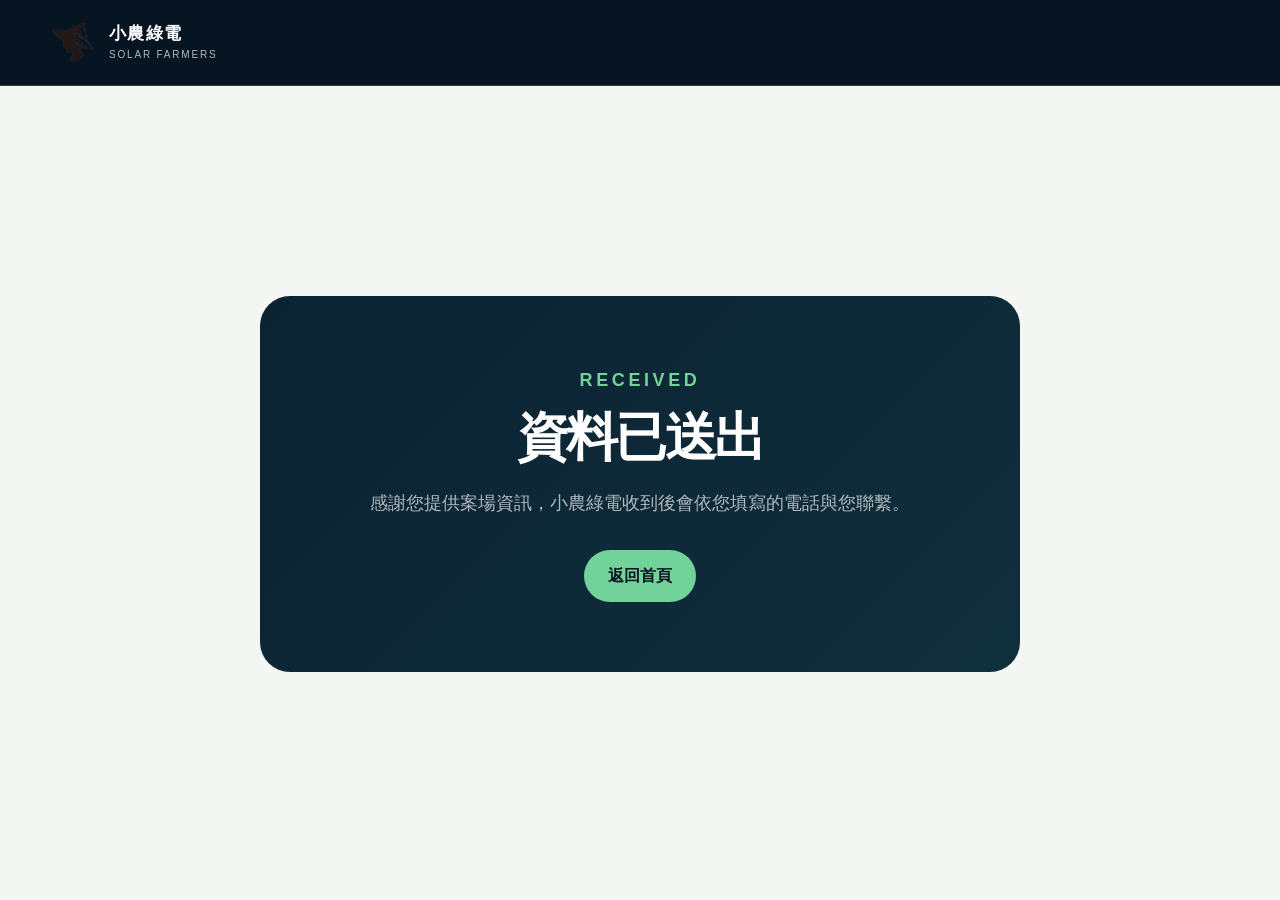
<file: thanks.html>
<!DOCTYPE html>
<html lang="zh-Hant">
<head>
  <meta charset="utf-8">
  <meta name="viewport" content="width=device-width, initial-scale=1">
  <meta name="robots" content="noindex">
  <title>資料已送出｜小農綠電</title>
  <link rel="stylesheet" href="style.css">
</head>
<body>
  <header class="site-header dark"><a class="brand" href="index.html"><img src="assets/img/logo.png" alt="小農綠電"><span><b>小農綠電</b><small>Solar Farmers</small></span></a></header>
  <main class="content">
    <section class="thanks-card">
      <p class="eyebrow light">RECEIVED</p>
      <h1>資料已送出</h1>
      <p>感謝您提供案場資訊，小農綠電收到後會依您填寫的電話與您聯繫。</p>
      <a class="button primary" href="index.html">返回首頁</a>
    </section>
  </main>
</body>
</html>
</file>
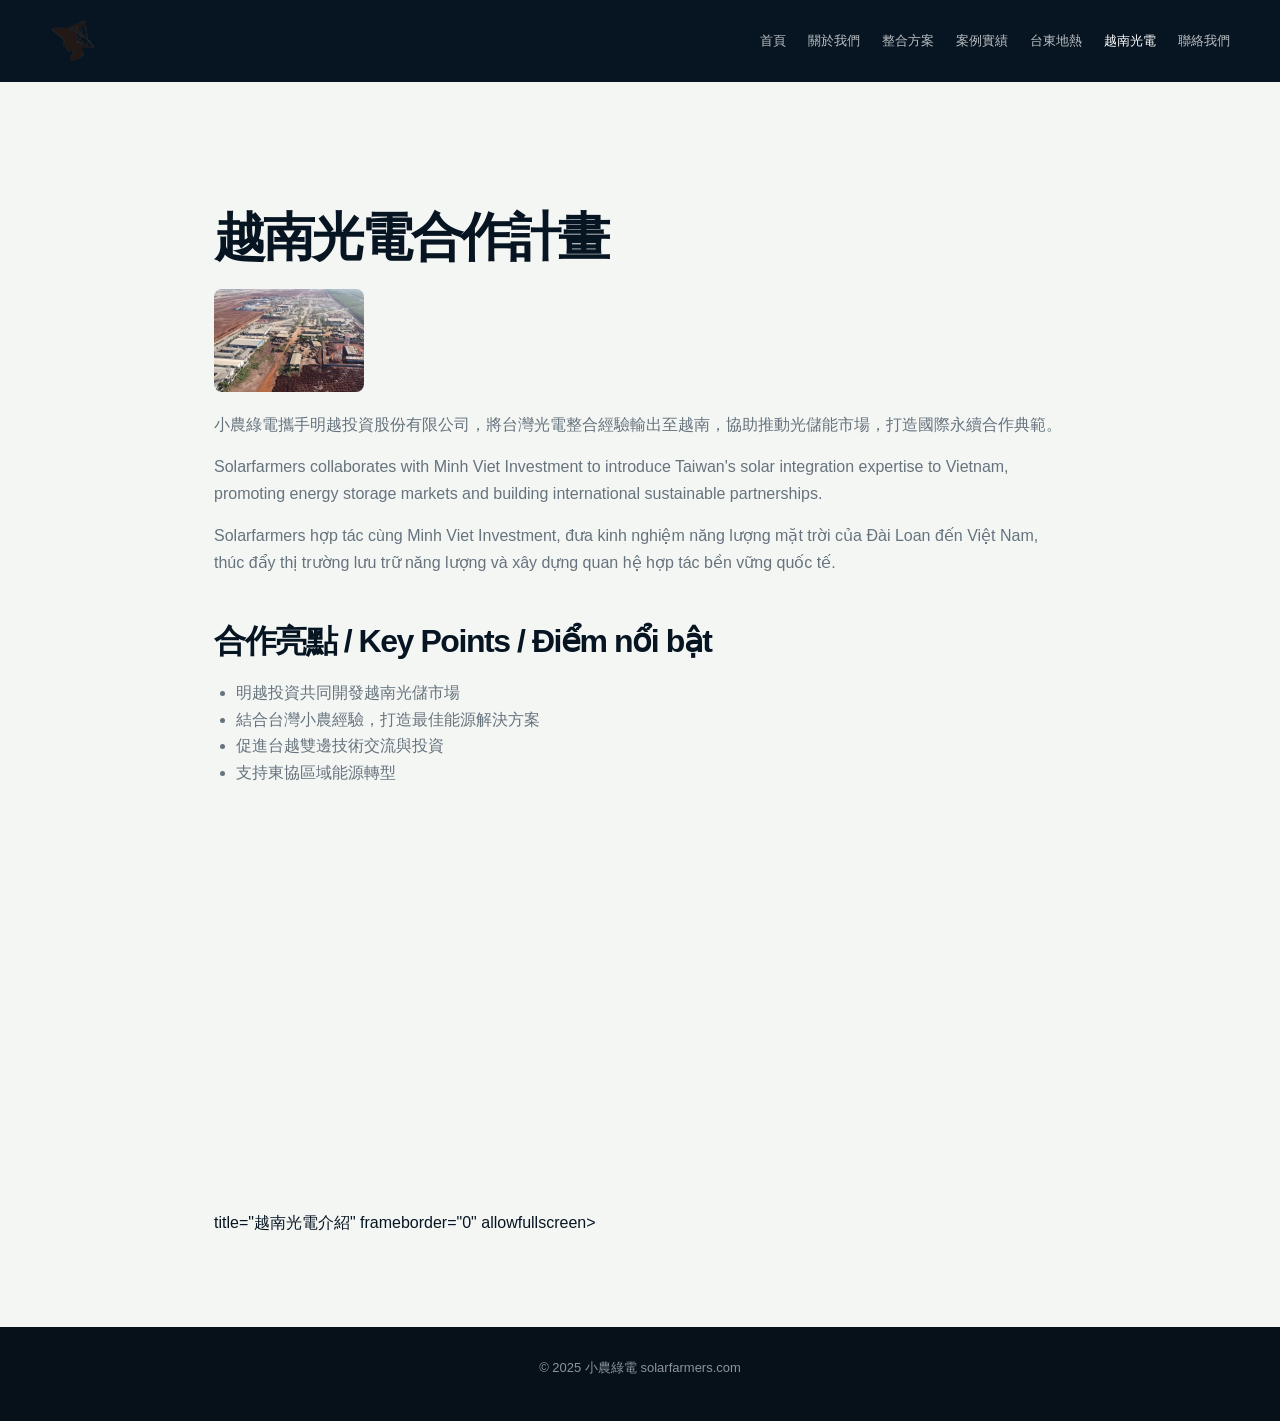
<file: vietnam.html>
<!DOCTYPE html>
<html lang="zh-Hant">
<head>
<meta charset="UTF-8">
<meta name="viewport" content="width=device-width, initial-scale=1.0">
<title>小農綠電 - 越南光電合作</title>
<link rel="stylesheet" href="style.css">
</head>
<body>

<header class="navbar">
  <div class="logo"><img src="assets/img/logo.png" alt="小農綠電"></div>
  <nav>
    <a href="index.html">首頁</a>
    <a href="about.html">關於我們</a>
    <a href="solutions.html">整合方案</a>
    <a href="projects.html">案例實績</a>
    <a href="geothermal.html">台東地熱</a>
    <a href="vietnam.html" class="active">越南光電</a>
    <a href="contact.html">聯絡我們</a>
  </nav>
</header>

<section class="content">
<h1>越南光電合作計畫</h1>

<img src="assets/photos/vietnam.png" alt="越南光電案場" style="max-width:100%; border-radius:8px; margin-bottom:20px;">

<p><strong></strong>小農綠電攜手明越投資股份有限公司，將台灣光電整合經驗輸出至越南，協助推動光儲能市場，打造國際永續合作典範。</p>

<p><strong></strong>Solarfarmers collaborates with Minh Viet Investment to introduce Taiwan's solar integration expertise to Vietnam, promoting energy storage markets and building international sustainable partnerships.</p>

<p><strong></strong>Solarfarmers hợp tác cùng Minh Viet Investment, đưa kinh nghiệm năng lượng mặt trời của Đài Loan đến Việt Nam, thúc đẩy thị trường lưu trữ năng lượng và xây dựng quan hệ hợp tác bền vững quốc tế.</p>

<h2>合作亮點 / Key Points / Điểm nổi bật</h2>
<ul>
  <li>明越投資共同開發越南光儲市場</li>
  <li>結合台灣小農經驗，打造最佳能源解決方案</li>
  <li>促進台越雙邊技術交流與投資</li>
  <li>支持東協區域能源轉型</li>
</ul>

<!-- YouTube 影片區 -->
<div class="video-container">
  <iframe width="100%" height="400" src="https://www.youtube.com/embed/sjN7vs3W7Us" frameborder="0" allowfullscreen></iframe>
 
  title="越南光電介紹" frameborder="0" allowfullscreen></iframe>
</div>

</section>

<footer>
<p>&copy; 2025 小農綠電 solarfarmers.com</p>
</footer>
</body>
</html>
</file>
<file: style.css>
:root{--ink:#071522;--navy:#0b1b2a;--green:#72d39a;--paper:#f4f6f4;--white:#fff;--muted:#66737d;--line:rgba(7,21,34,.13);--max:1180px;--radius:22px}*{box-sizing:border-box}html{scroll-behavior:smooth}body{margin:0;background:var(--paper);color:var(--ink);font-family:-apple-system,BlinkMacSystemFont,"Segoe UI","Noto Sans TC","PingFang TC",sans-serif;line-height:1.65;-webkit-font-smoothing:antialiased}img{display:block;max-width:100%}a{color:inherit}.site-header{position:absolute;z-index:20;top:0;left:0;width:100%;height:86px;padding:0 max(24px,calc((100% - var(--max))/2));display:flex;align-items:center;justify-content:space-between;color:white;border-bottom:1px solid rgba(255,255,255,.16)}.site-header.dark{position:relative;background:var(--ink)}.brand{display:flex;align-items:center;gap:11px;text-decoration:none}.brand img{width:48px;height:48px;object-fit:contain}.brand span{display:flex;flex-direction:column;line-height:1.15}.brand b{font-size:17px;letter-spacing:.08em}.brand small{margin-top:5px;font-size:10px;letter-spacing:.18em;text-transform:uppercase;opacity:.7}.main-nav{display:flex;align-items:center;gap:30px}.main-nav a{font-size:14px;text-decoration:none;opacity:.76;transition:.2s}.main-nav a:hover,.main-nav a.active{opacity:1}.nav-cta{padding:10px 18px;border:1px solid rgba(255,255,255,.45);border-radius:99px}.nav-toggle{display:none;background:none;border:0}.hero{position:relative;color:white;overflow:hidden}.hero-home{min-height:860px;height:100svh}.hero-media,.hero-shade{position:absolute;inset:0}.hero-media img{width:100%;height:100%;object-fit:cover}.hero-shade{background:linear-gradient(90deg,rgba(3,14,24,.94) 0%,rgba(4,16,27,.72) 48%,rgba(4,16,27,.18) 100%),linear-gradient(0deg,rgba(4,16,27,.72),transparent 48%)}.hero-inner{position:relative;z-index:2;max-width:var(--max);margin:auto;padding:210px 24px 160px}.eyebrow{margin:0 0 16px;color:#37795a;font-size:12px;font-weight:750;letter-spacing:.2em}.eyebrow.light{color:var(--green)}h1,h2,h3,p{margin-top:0}h1{margin-bottom:26px;font-size:clamp(48px,7vw,94px);line-height:.98;letter-spacing:-.055em}h2{margin-bottom:22px;font-size:clamp(34px,4.4vw,62px);line-height:1.08;letter-spacing:-.045em}h3{line-height:1.25;letter-spacing:-.02em}.hero-copy{max-width:620px;margin-bottom:36px;color:rgba(255,255,255,.8);font-size:19px}.hero-actions{display:flex;gap:12px;flex-wrap:wrap}.button{display:inline-flex;align-items:center;justify-content:center;min-height:52px;padding:0 24px;border-radius:99px;font-weight:700;text-decoration:none;transition:.2s}.button:hover{transform:translateY(-2px)}.button.primary{background:var(--green);color:var(--ink)}.button.ghost{border:1px solid rgba(255,255,255,.42);color:white;background:rgba(255,255,255,.05);backdrop-filter:blur(10px)}.hero-stats{position:absolute;z-index:2;right:max(24px,calc((100% - var(--max))/2));bottom:50px;display:flex;gap:44px}.hero-stats div{display:flex;align-items:end;gap:10px}.hero-stats strong{font-size:34px;line-height:1;color:white;letter-spacing:-.04em}.hero-stats span{font-size:10px;line-height:1.35;color:rgba(255,255,255,.6);letter-spacing:.08em}.section{max-width:var(--max);margin:auto;padding:120px 24px}.intro{display:grid;grid-template-columns:1.2fr .8fr;gap:80px;align-items:start}.intro-copy{padding-top:34px;color:var(--muted);font-size:18px}.intro-copy p+p{margin-top:18px}.section-heading{max-width:720px;margin-bottom:50px}.section-heading>p:last-child{color:var(--muted)}.services{padding-top:40px}.service-grid{display:grid;grid-template-columns:repeat(3,1fr);gap:16px}.service-card{position:relative;min-height:430px;padding:34px;border:1px solid var(--line);border-radius:var(--radius);background:rgba(255,255,255,.72);overflow:hidden}.service-card:after{content:"";position:absolute;right:-45px;bottom:-65px;width:180px;height:180px;border-radius:50%;background:radial-gradient(circle,var(--green),transparent 68%);opacity:.22}.service-no{display:block;margin-bottom:70px;color:#3d8b61;font-size:12px;font-weight:800;letter-spacing:.2em}.service-card h3{font-size:24px}.service-card p,.service-card li{color:var(--muted)}.service-card ul{padding-left:18px;margin-top:25px}.feature-case{display:grid;grid-template-columns:1.25fr .75fr;min-height:720px;background:var(--ink);color:white}.feature-image{min-height:640px}.feature-image img{width:100%;height:100%;object-fit:cover}.feature-copy{display:flex;flex-direction:column;justify-content:center;padding:80px clamp(34px,6vw,90px)}.feature-copy h2{font-size:clamp(38px,4vw,60px)}.feature-copy>p{color:rgba(255,255,255,.65)}.case-metrics{display:grid;grid-template-columns:repeat(3,1fr);gap:14px;margin:38px 0}.case-metrics div{border-top:1px solid rgba(255,255,255,.2);padding-top:18px}.case-metrics strong,.case-metrics span{display:block}.case-metrics strong{font-size:25px;color:var(--green)}.case-metrics span{font-size:11px;color:rgba(255,255,255,.55)}.text-link{width:max-content;color:white;text-decoration:none;border-bottom:1px solid rgba(255,255,255,.3);padding-bottom:7px}.process-grid{display:grid;grid-template-columns:repeat(4,1fr);padding:0;margin:20px 0 0;list-style:none;border-top:1px solid var(--line)}.process-grid li{padding:28px 28px 0 0}.process-grid b{font-size:12px;color:#3d8b61}.process-grid h3{margin:35px 0 10px;font-size:20px}.process-grid p{font-size:14px;color:var(--muted)}.cta{max-width:calc(var(--max) - 48px);margin:60px auto 120px;padding:80px;border-radius:30px;background:linear-gradient(135deg,#0b2233,#102f3c);color:white}.cta h2{max-width:850px}.cta>p:not(.eyebrow){color:rgba(255,255,255,.65);font-size:18px}.site-footer{padding:60px max(24px,calc((100% - var(--max))/2));background:#06111a;color:white;display:grid;grid-template-columns:1fr auto;gap:40px;align-items:center}.footer-brand{display:flex;gap:14px;align-items:center}.footer-brand img{width:48px}.footer-brand div{display:flex;flex-direction:column}.footer-brand span,.site-footer>p{color:rgba(255,255,255,.45);font-size:12px}.footer-links{display:flex;gap:24px}.footer-links a{font-size:13px;text-decoration:none;color:rgba(255,255,255,.65)}.site-footer>p{grid-column:1/-1;margin:0;border-top:1px solid rgba(255,255,255,.1);padding-top:24px}.floating-contact{position:fixed;z-index:30;right:22px;bottom:22px;padding:13px 19px;border-radius:99px;background:var(--green);color:var(--ink);font-size:13px;font-weight:800;text-decoration:none;box-shadow:0 12px 30px rgba(0,0,0,.22)}.page-hero{padding:130px max(24px,calc((100% - var(--max))/2)) 100px;background:var(--ink);color:white}.page-hero h1{max-width:950px;font-size:clamp(48px,6vw,82px)}.page-hero>p:last-child{max-width:680px;color:rgba(255,255,255,.65);font-size:18px}.project-detail{padding-top:100px}.project-heading{display:grid;grid-template-columns:1.2fr .8fr;gap:80px;align-items:end}.project-heading>p{color:var(--muted);font-size:17px}.project-facts{display:grid;grid-template-columns:repeat(4,1fr);margin:42px 0 32px;border-top:1px solid var(--line);border-bottom:1px solid var(--line)}.project-facts div{padding:24px 18px;border-right:1px solid var(--line)}.project-facts div:last-child{border:0}.project-facts span,.project-facts strong{display:block}.project-facts span{font-size:11px;color:var(--muted)}.project-facts strong{margin-top:7px;font-size:20px}.project-cover{margin:0}.project-cover img{width:100%;height:min(62vw,680px);object-fit:cover;border-radius:var(--radius)}figcaption{padding-top:10px;font-size:11px;color:var(--muted)}.phase-grid{display:grid;grid-template-columns:1fr 1fr;gap:16px;margin:30px 0 110px}.phase-card{padding:32px;border:1px solid var(--line);border-radius:18px;background:white}.phase-card span{font-size:10px;letter-spacing:.18em;color:#3d8b61}.phase-card strong{display:block;margin:8px 0;font-size:36px}.phase-card p{margin:0;color:var(--muted)}.story-row{display:grid;grid-template-columns:.8fr 1.2fr;gap:70px;align-items:center;margin:110px 0}.story-row.reverse{grid-template-columns:.85fr 1.15fr}.story-copy span{font-size:11px;letter-spacing:.16em;color:#3d8b61}.story-copy h3{margin:18px 0;font-size:32px}.story-copy p{color:var(--muted)}.story-row figure{margin:0}.story-row figure img,.photo-pair img{width:100%;border-radius:18px;object-fit:cover}.photo-pair{display:grid;grid-template-columns:.7fr 1.3fr;gap:12px}.photo-pair img{height:430px}.photo-pair.landscape{grid-template-columns:1fr}.photo-pair.landscape img{height:260px}.scope-block{display:grid;grid-template-columns:.7fr 1.3fr;gap:70px;padding:65px;border-radius:var(--radius);background:var(--ink);color:white}.scope-block h3{font-size:36px}.scope-block ul{display:grid;grid-template-columns:1fr 1fr;gap:16px 30px;margin:0;padding:0;list-style:none}.scope-block li{padding-bottom:13px;border-bottom:1px solid rgba(255,255,255,.16);color:rgba(255,255,255,.72)}.other-projects{padding-top:30px}.project-list{border-top:1px solid var(--line)}.project-list article{display:grid;grid-template-columns:90px 1fr 1fr;align-items:center;padding:25px 0;border-bottom:1px solid var(--line)}.project-list span{font-size:12px;color:#3d8b61}.project-list h3,.project-list p{margin:0}.project-list p{color:var(--muted)}.content{max-width:900px;margin:0 auto;padding:130px 24px 90px}.content h1{font-size:52px}.content p,.content li{color:var(--muted)}.about-flex,.solution-grid{display:grid;grid-template-columns:1fr 1fr;gap:24px}.solution-grid{grid-template-columns:repeat(3,1fr)}.solution-item{padding:20px;border:1px solid var(--line);border-radius:18px;background:white}.solution-item img{border-radius:12px}.video-container iframe,.video-container video,.map-container iframe{max-width:100%;border-radius:18px}.reveal{opacity:0;transform:translateY(22px);transition:opacity .7s ease,transform .7s ease}.reveal.in{opacity:1;transform:none}@media(prefers-reduced-motion:reduce){html{scroll-behavior:auto}.reveal{opacity:1;transform:none;transition:none}}
@media(max-width:900px){.site-header{height:72px}.brand img{width:40px;height:40px}.main-nav{position:absolute;top:72px;left:0;width:100%;display:none;flex-direction:column;align-items:stretch;gap:0;padding:12px 24px 24px;background:rgba(6,17,26,.98)}.main-nav.open{display:flex}.main-nav a{padding:14px 0;border-bottom:1px solid rgba(255,255,255,.1)}.main-nav .nav-cta{margin-top:10px;text-align:center;border:1px solid rgba(255,255,255,.25)}.nav-toggle{display:block;width:42px;height:42px;padding:10px}.nav-toggle span{display:block;width:22px;height:1px;background:white;margin:6px}.hero-home{min-height:820px}.hero-inner{padding-top:170px}.hero-stats{left:24px;right:24px;bottom:38px;justify-content:space-between;gap:12px}.hero-stats div{display:block}.hero-stats strong{font-size:26px}.hero-stats span{margin-top:5px}.intro,.project-heading,.scope-block{grid-template-columns:1fr;gap:20px}.service-grid{grid-template-columns:1fr}.service-card{min-height:auto}.service-no{margin-bottom:35px}.feature-case{grid-template-columns:1fr}.feature-image{min-height:420px}.process-grid{grid-template-columns:1fr 1fr}.project-facts{grid-template-columns:1fr 1fr}.project-facts div:nth-child(2){border-right:0}.story-row,.story-row.reverse{grid-template-columns:1fr;gap:28px}.story-row .story-copy{order:-1}.scope-block{padding:38px}.site-footer{grid-template-columns:1fr}.footer-links{flex-wrap:wrap}.solution-grid{grid-template-columns:1fr}}
@media(max-width:560px){h1{font-size:50px}.section{padding:82px 20px}.hero-inner{padding-left:20px;padding-right:20px}.hero-copy{font-size:16px}.hero-stats{left:20px;right:20px}.hero-stats strong{font-size:22px}.hero-stats span{font-size:9px}.feature-image{min-height:320px}.feature-copy{padding:55px 24px}.case-metrics{gap:8px}.process-grid{grid-template-columns:1fr}.cta{margin:35px 16px 80px;padding:48px 25px}.page-hero{padding:115px 20px 70px}.page-hero h1{font-size:48px}.project-detail{padding-top:75px}.project-facts{grid-template-columns:1fr 1fr}.project-facts strong{font-size:16px}.phase-grid{grid-template-columns:1fr;margin-bottom:80px}.story-row{margin:80px 0}.story-copy h3{font-size:28px}.photo-pair{grid-template-columns:1fr}.photo-pair img{height:280px}.scope-block ul{grid-template-columns:1fr}.project-list article{grid-template-columns:60px 1fr}.project-list p{grid-column:2}.footer-links{display:grid;grid-template-columns:1fr 1fr}.floating-contact{right:14px;bottom:14px}}
.navbar{min-height:82px;padding:14px max(24px,calc((100% - var(--max))/2));display:flex;align-items:center;justify-content:space-between;gap:24px;background:var(--ink);color:white}.navbar .logo img{width:auto;height:48px}.navbar nav{display:flex;align-items:center;gap:22px;flex-wrap:wrap}.navbar nav a{color:rgba(255,255,255,.72);font-size:13px;text-decoration:none}.navbar nav a:hover,.navbar nav a.active{color:white}.content>h1:first-child{margin-top:0}.content ul{padding-left:22px}.content h2{margin-top:48px;font-size:32px}.content>a,.content p a,.content li a{color:#23734a}.about-img img{width:100%;border-radius:18px}.messenger-contact-container{z-index:40!important}footer:not(.site-footer){background:#06111a;color:rgba(255,255,255,.55);text-align:center;padding:30px;font-size:13px}@media(max-width:900px){.navbar{align-items:flex-start;flex-direction:column}.navbar nav{gap:8px 18px}.navbar nav a{padding:4px 0}}

/* 案場初步評估表 */
.cta-copy>p:not(.eyebrow){max-width:720px;color:rgba(255,255,255,.65);font-size:18px}.site-form{display:grid;grid-template-columns:1fr 1fr;gap:20px;margin-top:42px}.form-field{display:flex;flex-direction:column;gap:8px}.form-field-wide{grid-column:1/-1}.form-field label{font-size:13px;font-weight:700;color:rgba(255,255,255,.86)}.form-field label span{color:var(--green)}.form-field input,.form-field textarea{width:100%;border:1px solid rgba(255,255,255,.2);border-radius:13px;background:rgba(255,255,255,.08);color:white;font:inherit;font-size:16px;outline:none;transition:border-color .2s,background .2s}.form-field input{height:56px;padding:0 17px}.form-field textarea{min-height:100px;padding:14px 17px;resize:vertical}.form-field input::placeholder,.form-field textarea::placeholder{color:rgba(255,255,255,.38)}.form-field input:focus,.form-field textarea:focus{border-color:var(--green);background:rgba(255,255,255,.12)}.form-submit{display:flex;flex-direction:row;align-items:center;gap:18px;margin-top:6px}.form-submit button{border:0;cursor:pointer;font-size:15px}.form-submit small{max-width:360px;color:rgba(255,255,255,.48);font-size:11px}.thanks-card{max-width:760px;margin:80px auto;padding:70px;border-radius:30px;background:linear-gradient(135deg,#0b2233,#102f3c);color:white;text-align:center}.thanks-card p{color:rgba(255,255,255,.68);font-size:18px}.thanks-card .button{margin-top:14px}
@media(max-width:560px){.site-form{grid-template-columns:1fr;gap:17px;margin-top:32px}.form-field-wide{grid-column:auto}.form-submit{align-items:stretch;flex-direction:column}.form-submit .button{width:100%}.form-submit small{text-align:center}.thanks-card{margin:35px 16px 80px;padding:52px 24px}}
</file>
